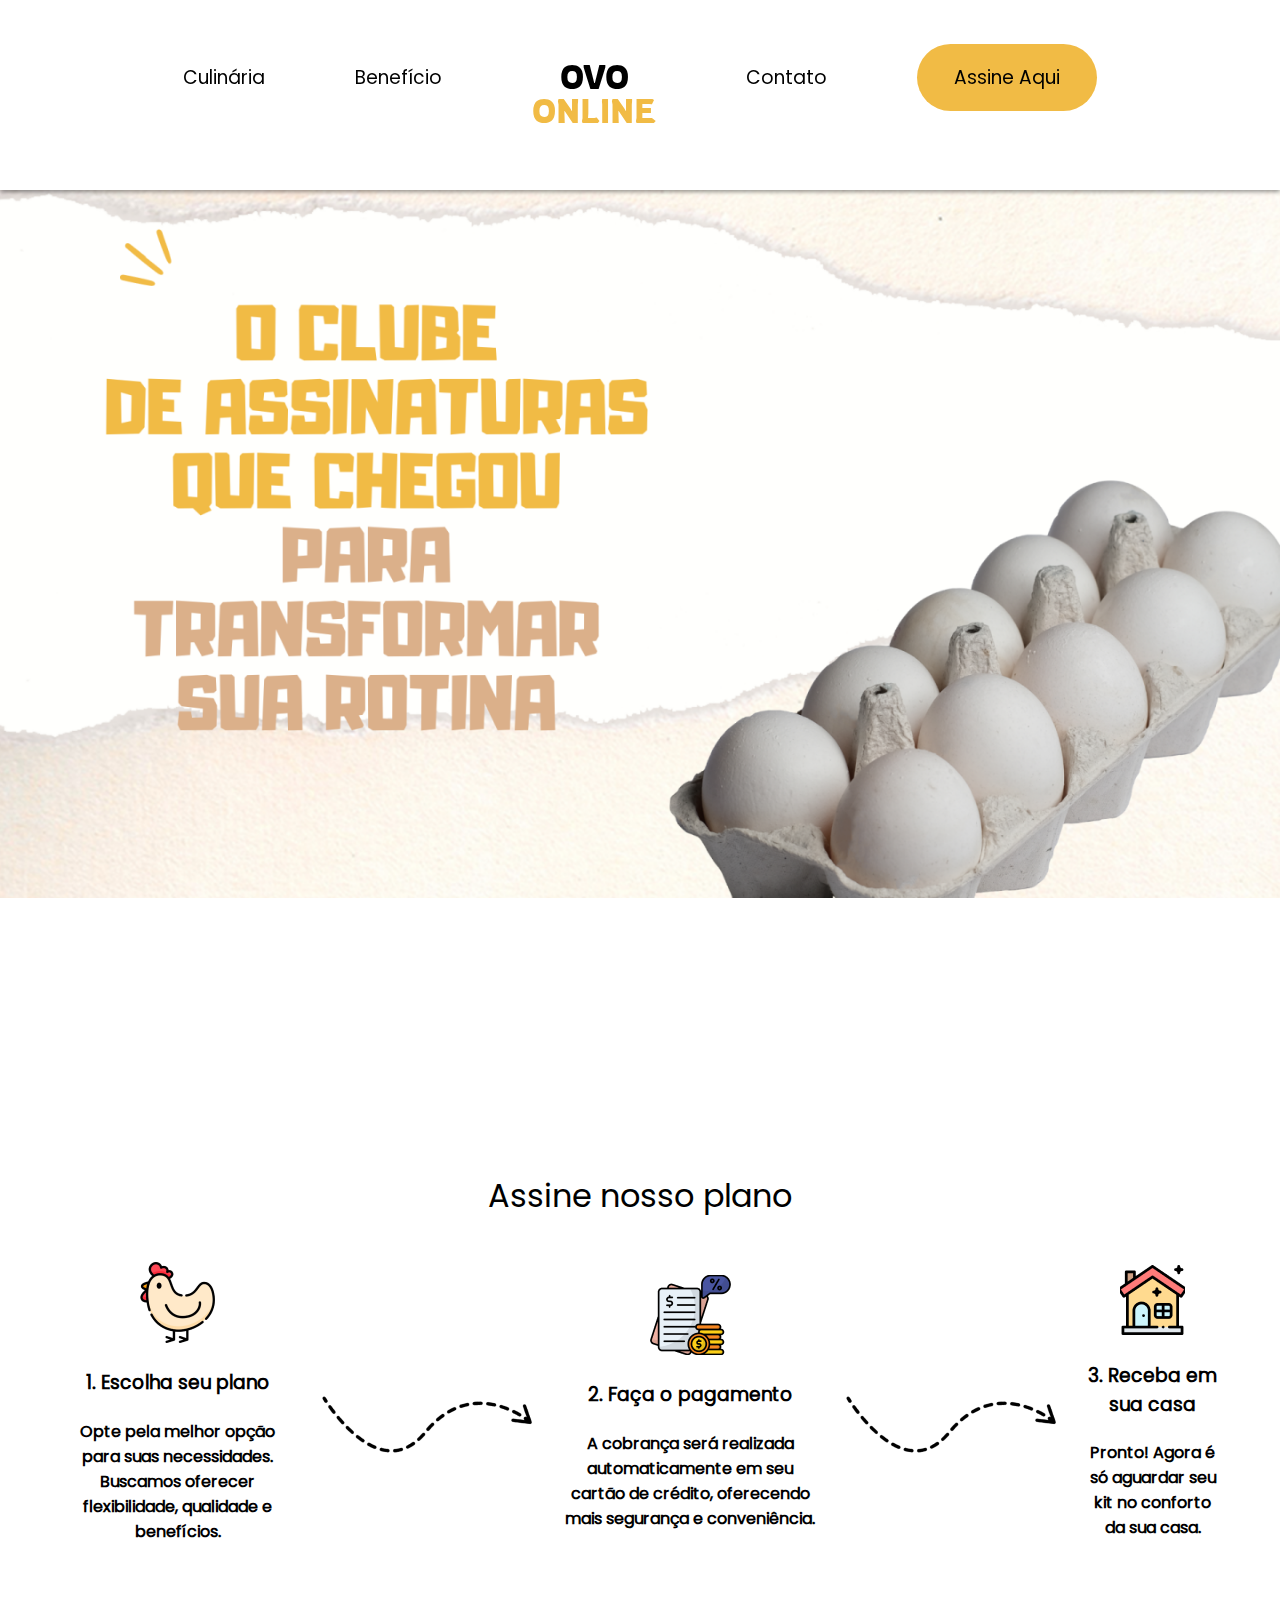
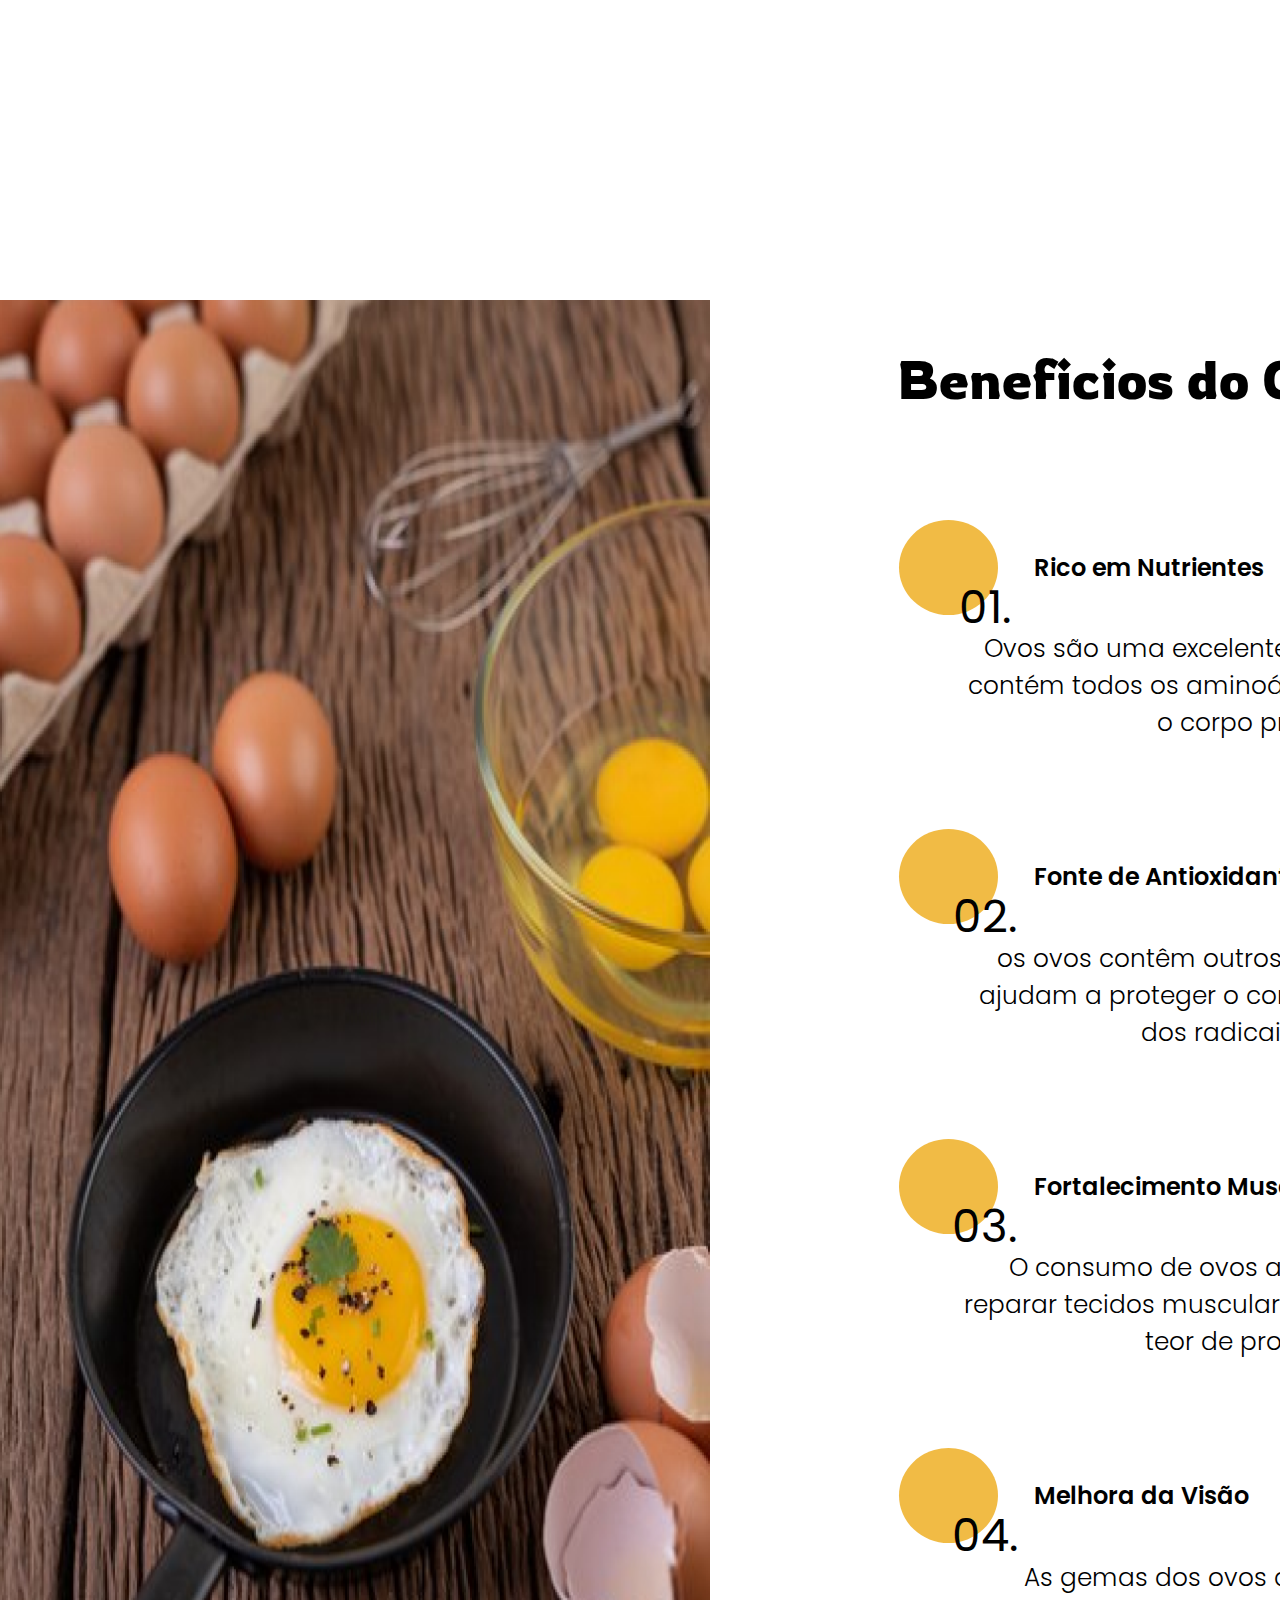
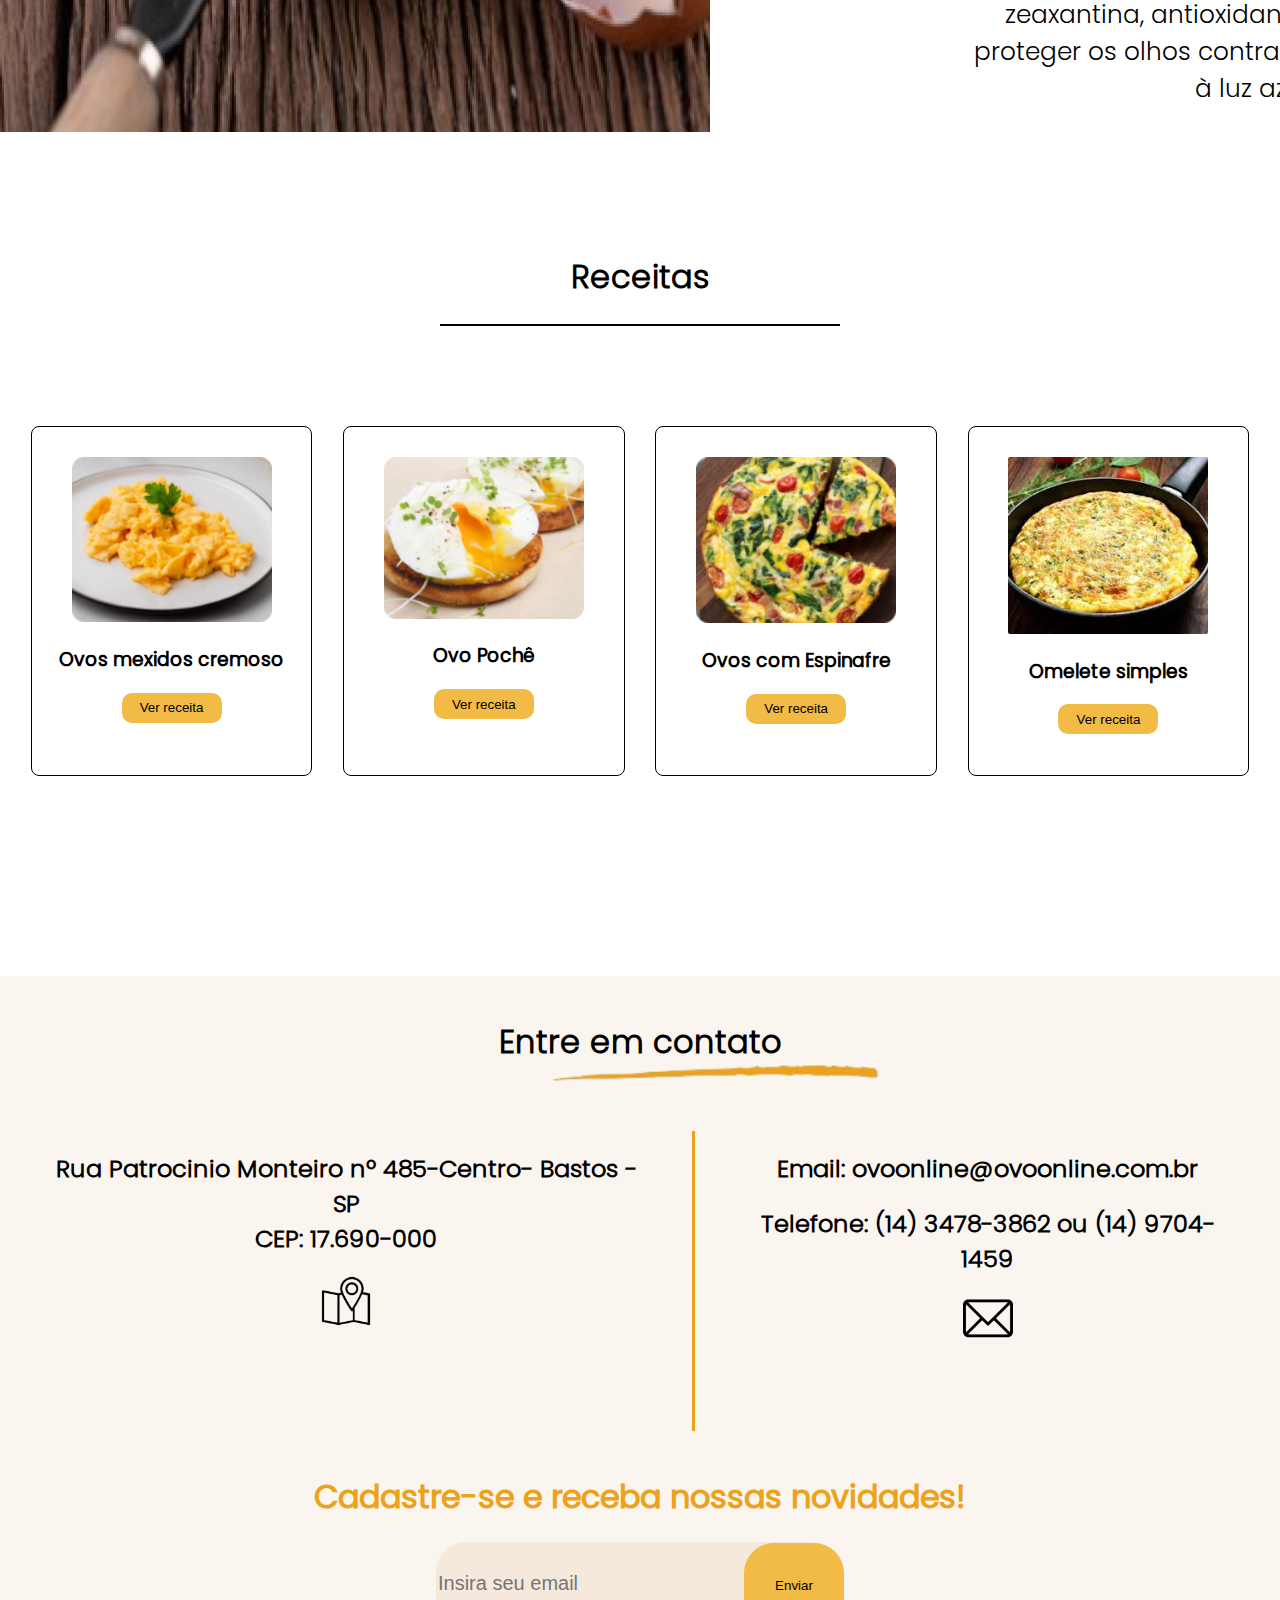
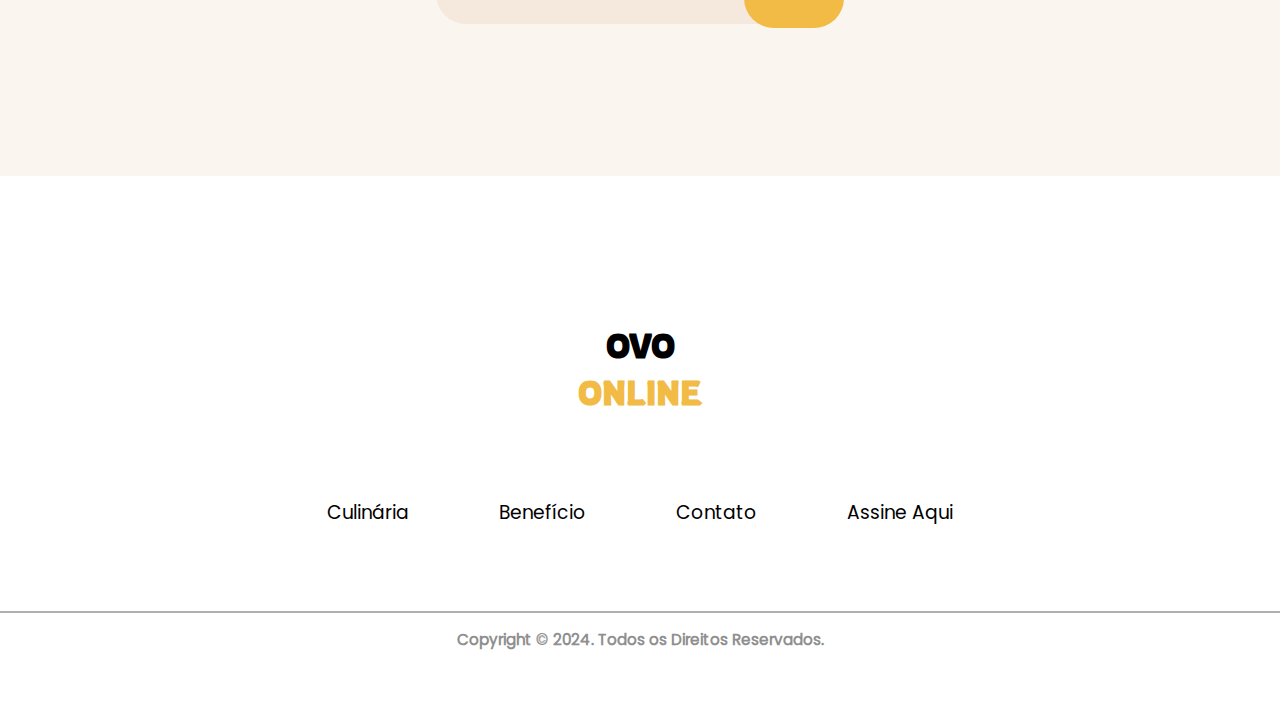
<file: index.html>
<!DOCTYPE html>
<html lang="pt-br">

<head>
    <meta charset="UTF-8">
    <meta name="viewport" content="width=device-width, initial-scale=1.0">
    <link rel="stylesheet" href="style.css">
    <link rel="icon" href="assets/logo.png">
    <title>Ovo Online</title>
</head>

<body>
    <header class="cbecalho">
        <div class="container">

            <div id="navegacao">
                <div>
                    <a href="#culinaria">
                        <h3>Culinária</h3>
                    </a>
                </div>
                <div>
                    <a href="#beneficio">
                        <h3>Benefício</h3>
                    </a>
                </div>

                <div class="titulo">
                    <h1 class="titulo-ovo">OVO </h1>
                    <H1 class="titulo-online">ONLINE</H1>
                </div>
                <div>
                    <a href="#contato">
                        <h3>Contato</h3>
                    </a>
                </div>
                <div class="assineAqui">
                    <a href="#assineAqui">
                        <h3>Assine Aqui</h3>
                    </a>
                </div>
            </div>
        </div>

    </header>
    <main>
        <div class="imagem-principal">
            <img src="assets/imagemPrincipal.png" alt="">
        </div>
<div id="assineAqui">
        <div class="nosso-plano">
            <h1>Assine nosso plano</h1>
        </div>
        <div class="planos">
            <div class="galinha">
                <img src="assets/galinha.png" alt="">
                <h3>1. Escolha seu plano </h3>
                <div class="galinha-texto">
                    <h4>Opte pela melhor opção para suas necessidades. Buscamos oferecer flexibilidade, qualidade e
                        benefícios.</h4>
                </div>
            </div>
            <div class="seta1">
                <img src="assets/seta.png" alt="">
            </div>
            <div class="pagamento">
                <img src="assets/pagamento.png" alt="">
                <h3>2. Faça o pagamento</h3>
                <h4>A cobrança será realizada automaticamente em seu cartão de crédito, oferecendo mais segurança e
                    conveniência.</h4>
            </div>
            <div class="seta2">
                <img src="assets/seta.png" alt="">
            </div>
            <div class="casa">
                <img src="assets/casa.png" alt="">
                <h3>3. Receba em sua casa </h3>
                <h4>Pronto! Agora é só aguardar seu kit no conforto da sua casa. </h4>
            </div>
        </div>
    </div>


        <div id="beneficio">
            <img src="assets/beneficio.png" alt="">

            <div class="todosOsBeneficios">
                <div class="div-titulo-beneficio">

                    <h2 class="titulo-beneficio">Beneficios do Ovo</h2>
                </div>
                <div class="beneficio-subtitulo">
                    <div class="circulo">
                        <p>01.</p>
                    </div>
                    <h2>Rico em Nutrientes</h2>

                </div>
                <div class="texto-beneficio">
                    <p>Ovos são uma excelente fonte de proteínas contém todos os aminoácidos essenciais que o corpo
                        precisa</p>
                </div>

                <div class="beneficio-subtitulo">
                    <div class="circulo">
                        <p>02.</p>
                    </div>
                    <h2>Fonte de Antioxidantes</h2>
                </div>
                <div class="texto-beneficio">
                    <p> os ovos contêm outros antioxidantes que ajudam a proteger o corpo contra os danos dos
                        radicais livres.</p>
                </div>

                <div class="beneficio-subtitulo">
                    <div class="circulo">
                        <p>03.</p>
                    </div>
                    <h2>Fortalecimento Muscular</h2>
                </div>
                <div class="texto-beneficio">
                    <p> O consumo de ovos ajuda a construir e reparar tecidos musculares devido ao seu alto teor de
                        proteínas.</p>
                </div>

                <div class="beneficio-subtitulo">
                    <div class="circulo">
                        <p>04.</p>
                    </div>
                    <h2>Melhora da Visão</h2>

                </div>
                <div class="texto-beneficio">
                    <p>As gemas dos ovos contêm luteína e zeaxantina, antioxidantes que ajudam a proteger os olhos
                        contra danos relacionados à luz azul.</p>
                </div>
            </div>
        </div>

       <div id="culinaria">
            <div class="titulo-receita">
                <h1>Receitas</h1>
            </div>
            <div class="receitas-container">
                <div class="receita" id="teste">
                    <img src="assets/ovo-mexido.png" alt="" >
                    <h3>Ovos mexidos cremoso</h3>
                    <a href ="ovos-cremoso.html">
                    <button>Ver receita</button></a>
                </div>
                <div class="receita" id="teste">
                    <img src="assets/ovo-poche.png" alt="" >
                    <h3>Ovo Pochê</h3>
                    <a href="ovo-poche.html">
                    <button>Ver receita</button></a>
                </div>
                <div class="receita" id="teste">
                    <img src="assets/ovo-forno.png" alt="" >
                    <h3>Ovos com Espinafre</h3>
                    <a href="ovo-espinafre.html">
                    <button>Ver receita</button></a>
                </div>
                <div class="receita" id="teste">
                    <img src="assets/omelete.png" alt="" >
                    <h3>Omelete simples</h3>
                    <a href="omelete.html">
                    <button>Ver receita</button></a>
                </div>
                
            </div>
        </div> 

        



        <!--CONTATO-->
<div id="contato">
        <div class="contato">
            <div class="titulo-contato">
                <h1>Entre em contato</h1>
            </div>
            <div class="img-contato">
                <img src="assets/contato.png" alt="">
            </div>
            <div class="contato-container">
                <div class="endereco-contato">
                    <h2>Rua Patrocinio Monteiro nº 485-Centro- Bastos - SP <br> CEP: 17.690-000</h2>
                    <img src="assets/mapa.png" alt="" class="mapa">
                </div>
                <div class="linha-contato"></div>
                <div class="email-contato">
                    <h2>Email: ovoonline@ovoonline.com.br</h2>
                    <h2>Telefone: (14) 3478-3862 ou (14) 9704-1459</h2>
                    <img src="assets/email.png" class="mapa" alt="">
                </div>
            </div>


            <div class="cadastre-contato">
                <h1>Cadastre-se e receba nossas novidades!</h1>
            </div>
            <div class="retangulo-contato">
                <div class="email-form">
                    <input type="text" placeholder="Insira seu email">
                    <button class="button-email">Enviar</button>
                </div>
            </div>
        </div>
    </div>
    </main>

    <footer>
        <div class="rodape">
        <div class="titulo-rodape">
            <h1 class="titulo-ovorodape">OVO </h1>
            <H1 class="titulo-onlinerodape">ONLINE</H1>
        </div> 
        <div id="navegacao">
            <div>
                <a href="#culinaria">
                    <h3>Culinária</h3>
                </a>
            </div>
            <div>
                <a href="#beneficio">
                    <h3>Benefício</h3>
                </a>
            </div>
            <div>
                <a href="#contato">
                    <h3>Contato</h3>
                </a>
            </div>
            <div class="assineAqui-rodape">
                <a href="#assineAqui">
                    <h3>Assine Aqui</h3>
                </a>
            </div>
            
    </div>
    <div class="linha-total">
    <div class="linha-rodape">
    </div>
<div class="copy-rodape">
    <h3>Copyright © 2024. Todos os Direitos Reservados.</h3>
</div></div>
    </footer>


</body>

</html>
</file>
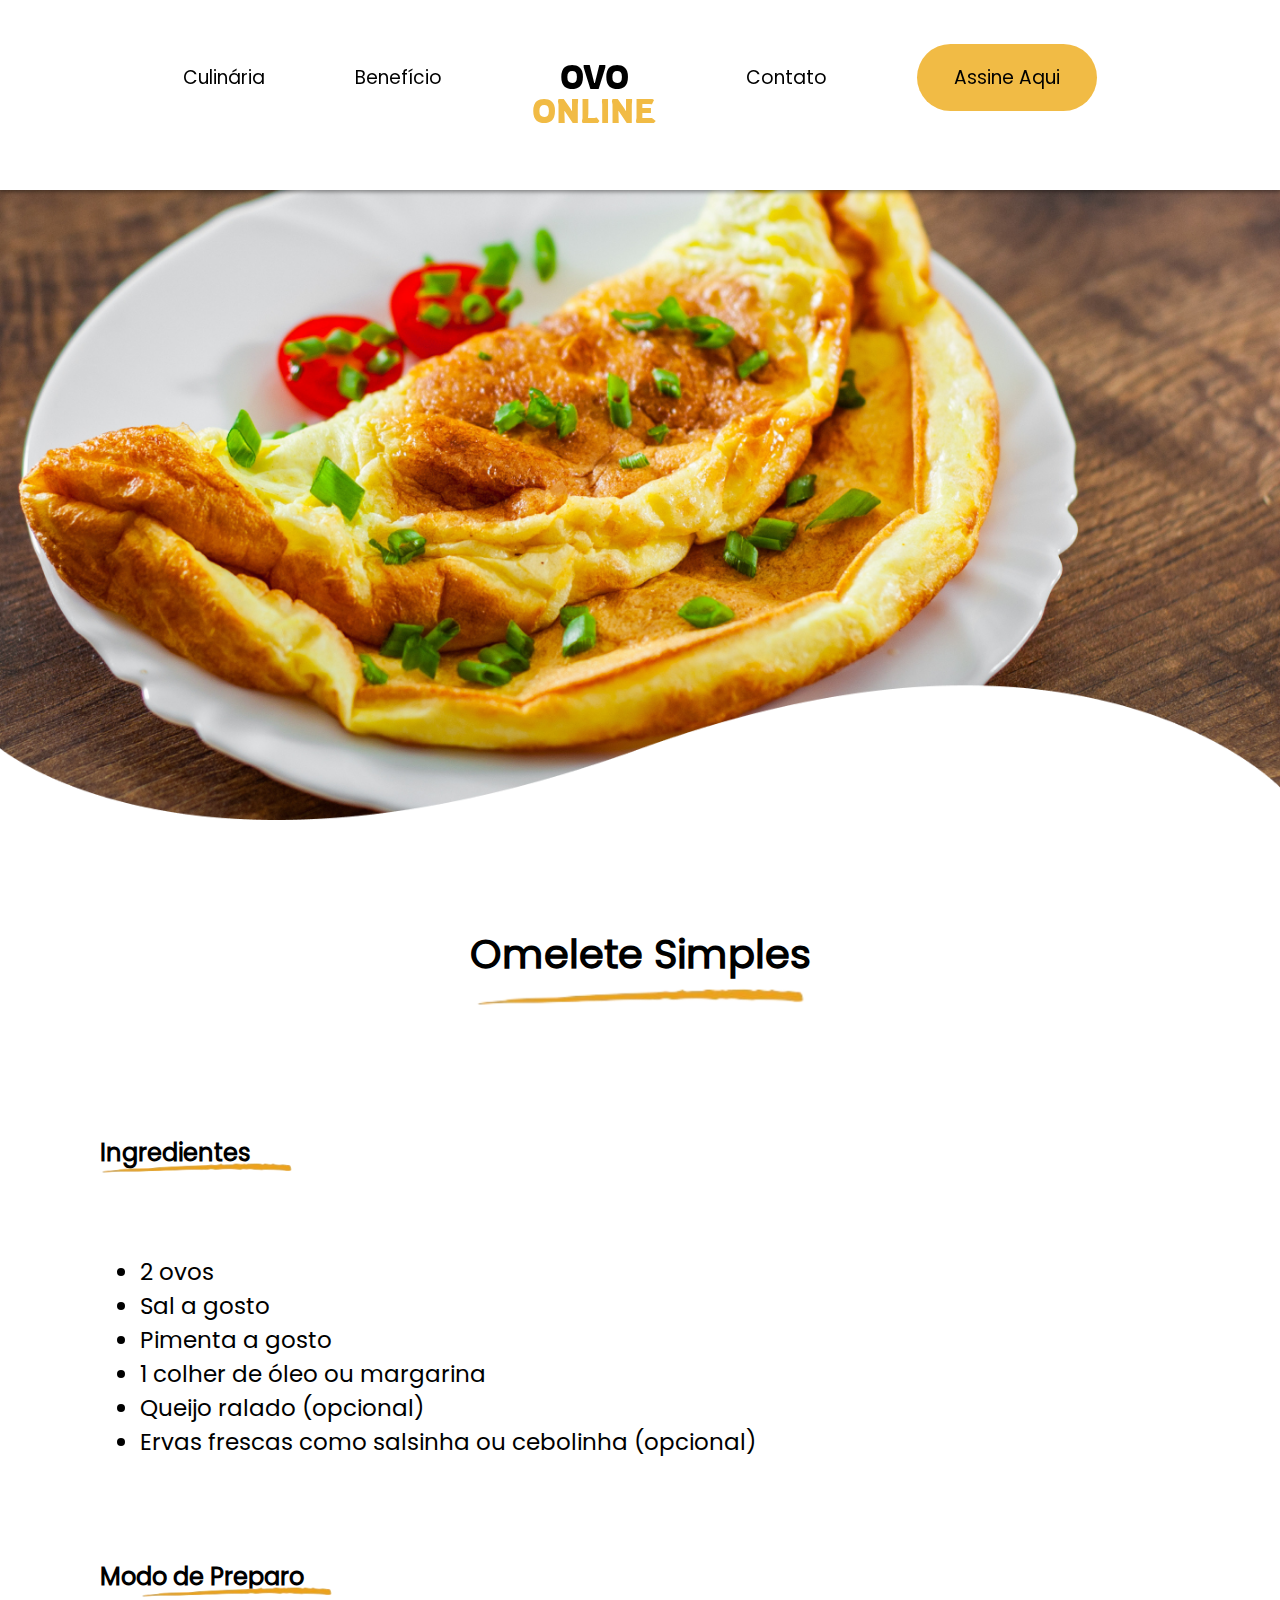
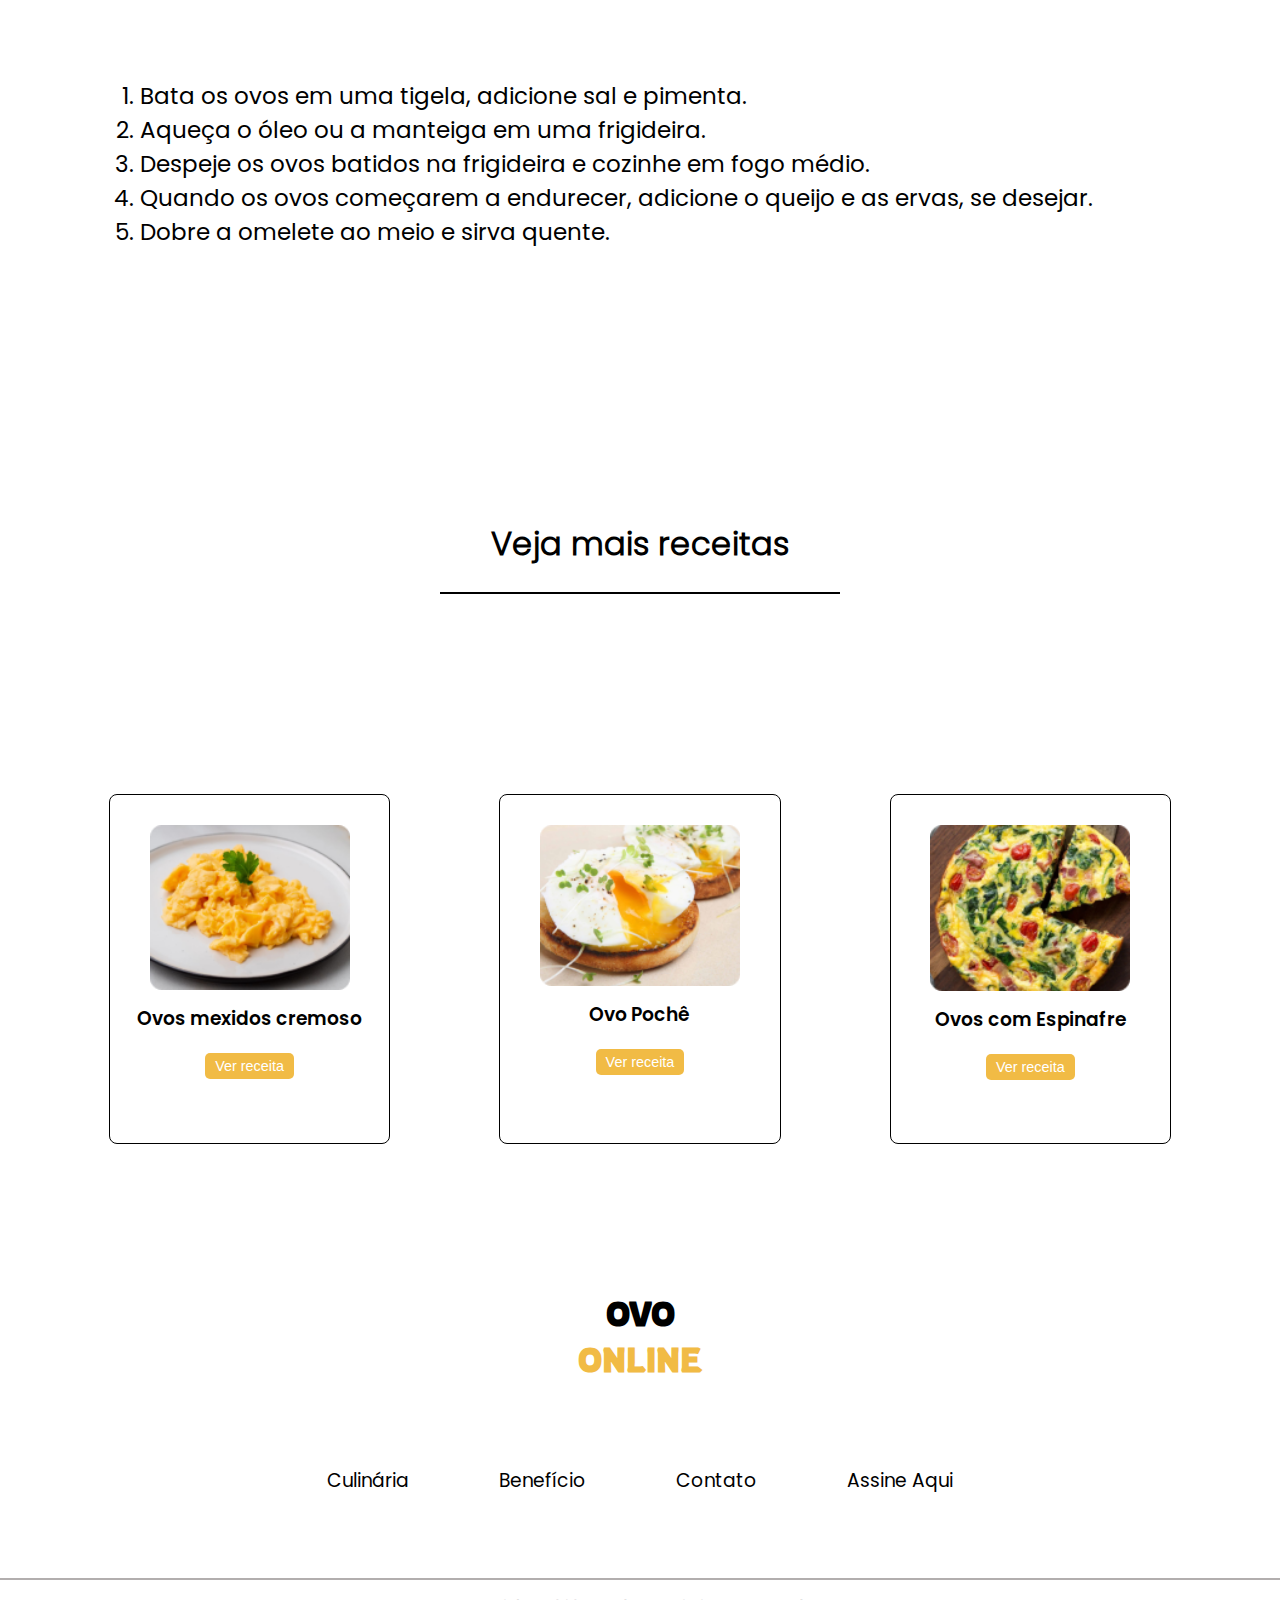
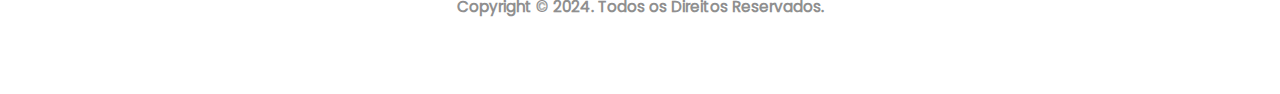
<file: omelete.html>
<!DOCTYPE html>
<html lang="pt-br">

<head>
    <meta charset="UTF-8">
    <meta name="viewport" content="width=device-width, initial-scale=1.0">
    <link rel="stylesheet" href="style1.css">
    <link rel="icon" href="assets/logo.png">
    <title>Ovo Online</title>
</head>

<body>
    <header class="cbecalho">
        <div class="container">

            <div id="navegacao">
                <div>
                    <a href="index.html">
                        <h3>Culinária</h3>
                    </a>
                </div>
                <div>
                    <a href="index.html">
                        <h3>Benefício</h3>
                    </a>
                </div>

                <div class="titulo">
                    <a href="index.html">
                        <h1 class="titulo-ovo">OVO </h1>
                        <H1 class="titulo-online">ONLINE</H1>
                    </a>
                </div>
                <div>
                    <a href="index.html">
                        <h3>Contato</h3>
                    </a>
                </div>
                <div class="assineAqui">
                    <a href="index.html">
                        <h3>Assine Aqui</h3>
                    </a>
                </div>
            </div>
        </div>

    </header>
    <main>
        <div class="imagem-principal">
            <img src="assets/omelete-simples.png" alt="">
        </div>
        <div class="ovos-h1">
            <h1>Omelete Simples</h1>
        </div>
        <div class="ovos-cremosos">
            <img src="assets/contato.png" alt="">
        </div>
        <div class="ingredientes">
            <h2>Ingredientes</h2>
            <div class="ingredientes-ovos">
                <img src="assets/ingredientes.png" alt="">
            </div>
            <div class="lista">
                <ul>
                    <li>2 ovos</li>
                    <li>Sal a gosto</li>
                    <li>Pimenta a gosto</li>
                    <li>1 colher de óleo ou margarina </li>
                    <li>Queijo ralado (opcional)</li>
                    <li>Ervas frescas como salsinha ou cebolinha (opcional)</li>
                
                </ul>
            </div>
        </div>

        <div class="modo-preparo">
            <h2>Modo de Preparo</h2>
            <div class="modo-de-preparo">
                <img src="assets/ingredientes.png" alt="">
            </div>
            <div class="lista-modo">
                <ol>
                    <li>Bata os ovos em uma tigela, adicione sal e pimenta.</li>
                    <li>Aqueça o óleo ou a manteiga em uma frigideira.</li>
                    <li>Despeje os ovos batidos na frigideira e cozinhe em fogo médio.</li>
                    <li>Quando os ovos começarem a endurecer, adicione o queijo e as ervas, se desejar.</li>
                    <li>Dobre a omelete ao meio e sirva quente.
                    </li>
                </ol>
            </div>
        </div>

        <div id="culinaria">
            <div class="titulo-receita">
                <h1>Veja mais receitas</h1>
            </div>
            <div class="receitas-container">
                <div class="receita" id="teste">
                    <img src="assets/ovo-mexido.png" alt="">
                    <h3>Ovos mexidos cremoso</h3>
                    <a href="ovos-cremoso.html">
                        <button>Ver receita</button></a>
                </div>
                <div class="receita" id="teste">
                    <img src="assets/ovo-poche.png" alt="">
                    <h3>Ovo Pochê</h3>
                    <a href="ovo-poche.html">
                        <button>Ver receita</button></a>
                </div>
                <div class="receita" id="teste">
                    <img src="assets/ovo-forno.png" alt="">
                    
                        <h3>Ovos com Espinafre</h3>
                        <a href="ovo-espinafre.html">
                        <button>Ver receita</button>
                    </a>
                </div>
            </div>
        </div>



        <footer>
            <div class="rodape">
                <div class="titulo-rodape">
                    <h1 class="titulo-ovorodape">OVO </h1>
                    <H1 class="titulo-onlinerodape">ONLINE</H1>
                </div>
                <div id="navegacao">
                    <div>
                        <a href="index.html">
                            <h3>Culinária</h3>
                        </a>
                    </div>
                    <div>
                        <a href="index.html">
                            <h3>Benefício</h3>
                        </a>
                    </div>
                    <div>
                        <a href="index.html">
                            <h3>Contato</h3>
                        </a>
                    </div>
                    <div class="assineAqui-rodape">
                        <a href="index.html">
                            <h3>Assine Aqui</h3>
                        </a>
                    </div>

                </div>
                <div class="linha-total">
                    <div class="linha-rodape">
                    </div>
                    <div class="copy-rodape">
                        <h3>Copyright © 2024. Todos os Direitos Reservados.</h3>
                    </div>
                </div>
        </footer>


       
            
        </body>
        </html>
</file>
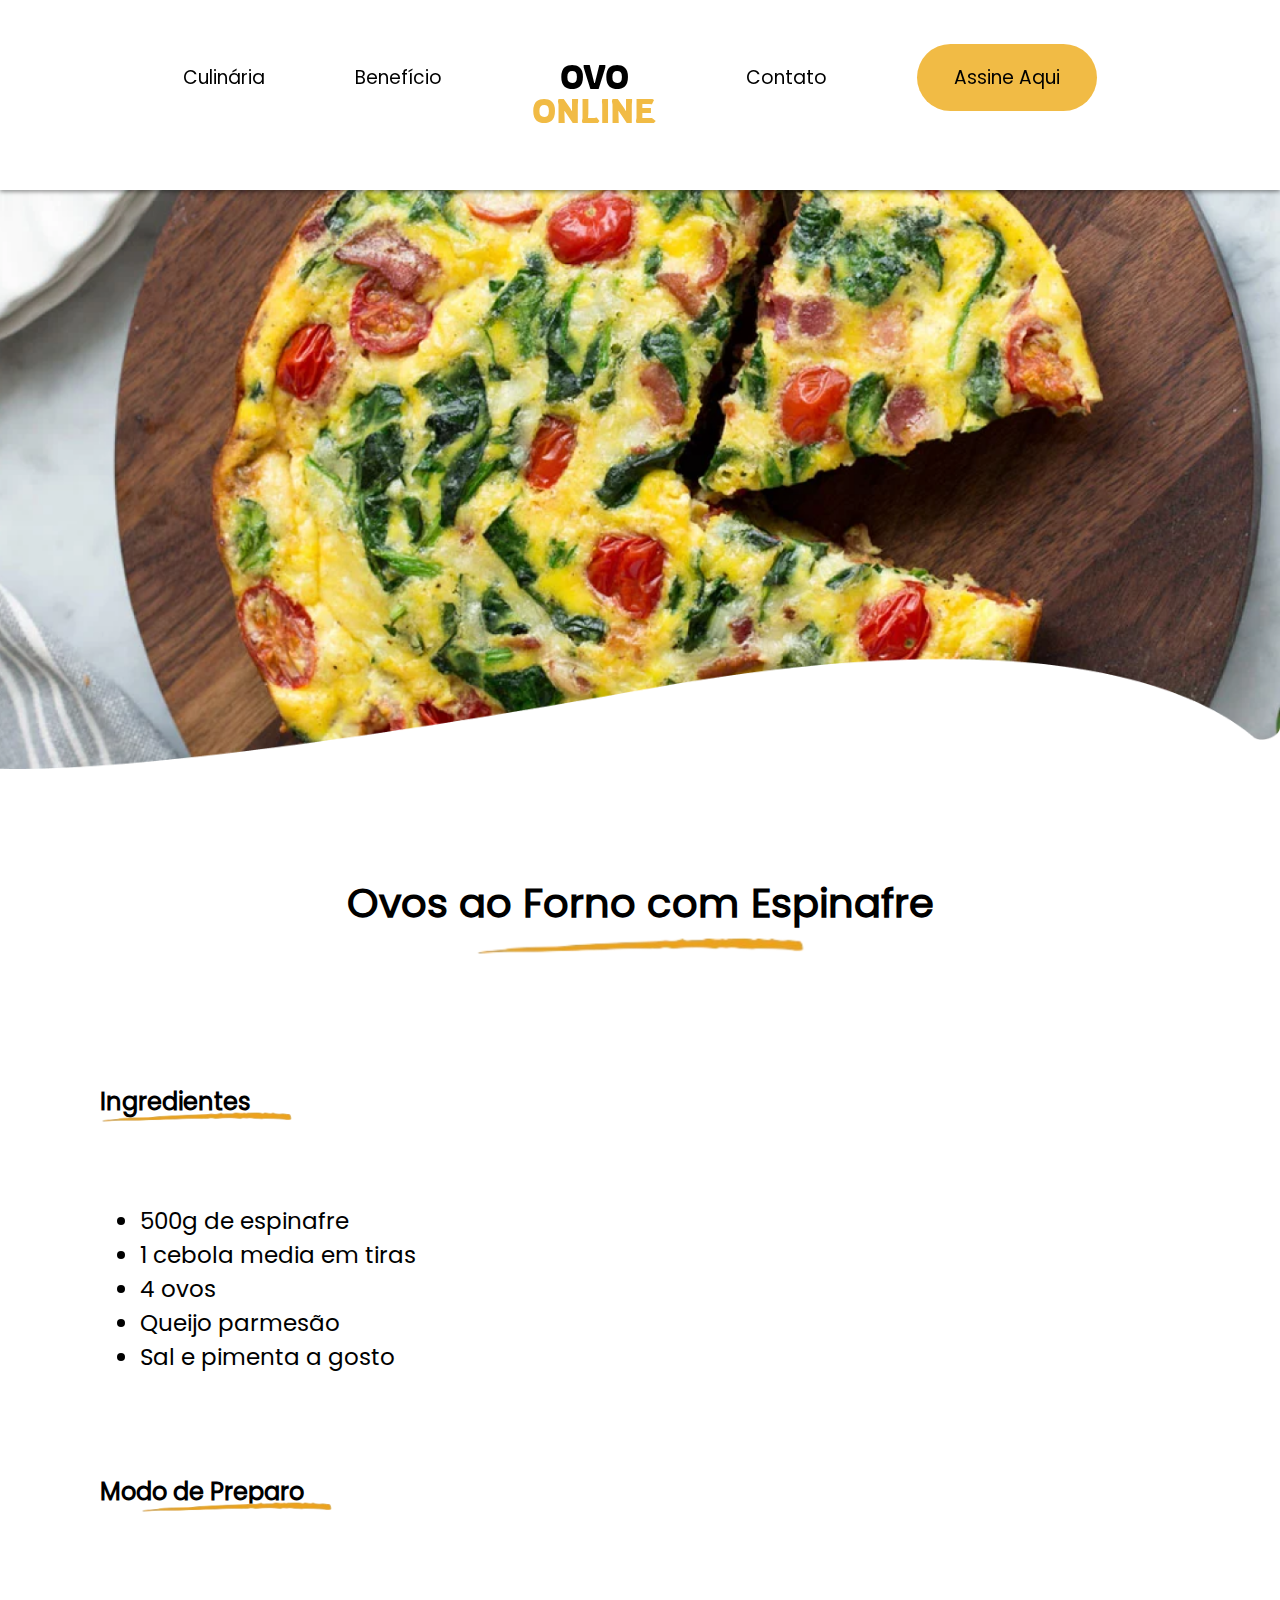
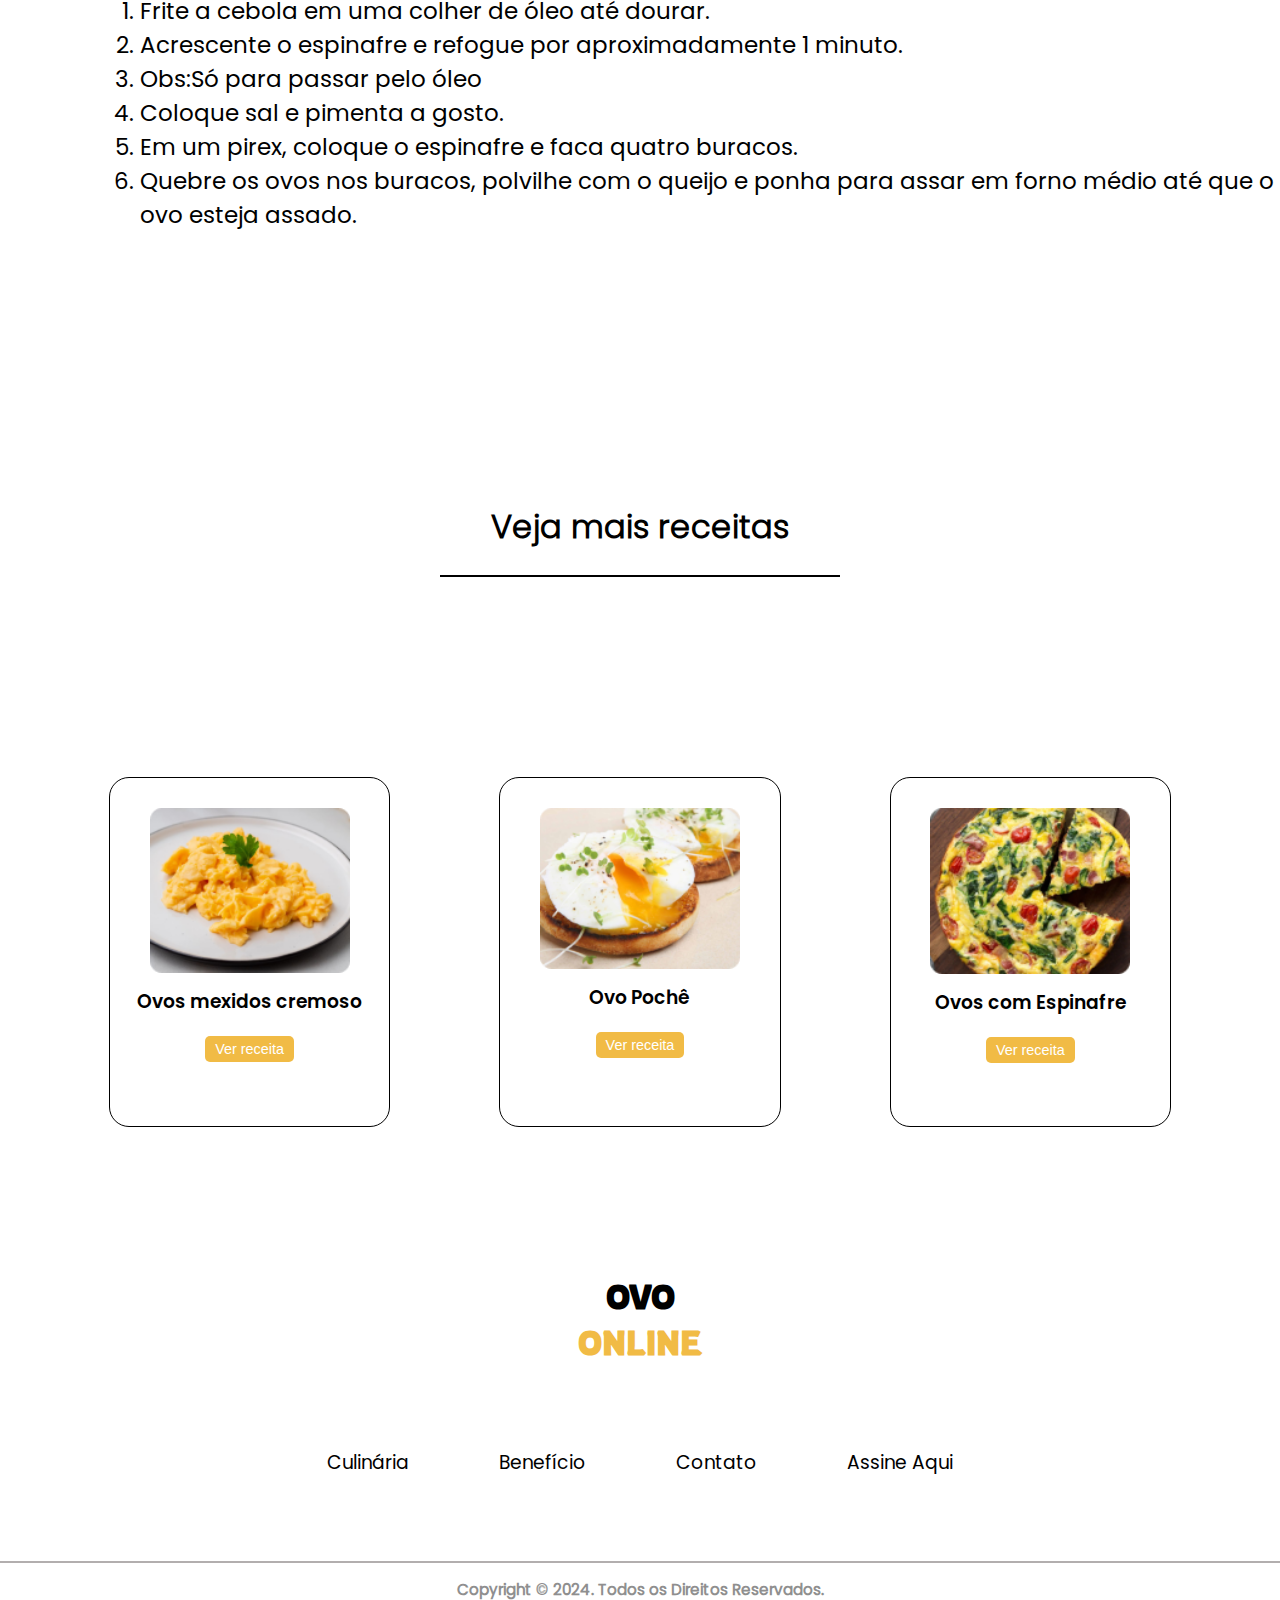
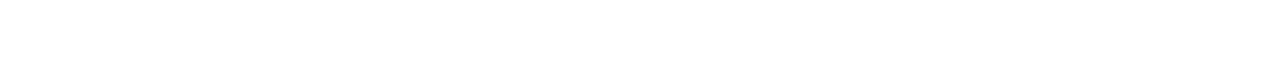
<file: ovo-espinafre.html>
<!DOCTYPE html>
<html lang="pt-br">

<head>
    <meta charset="UTF-8">
    <meta name="viewport" content="width=device-width, initial-scale=1.0">
    <link rel="stylesheet" href="style1.css">
    <link rel="icon" href="assets/logo.png">
    <title>Ovo Online</title>
</head>

<body>
    <header class="cbecalho">
        <div class="container">

            <div id="navegacao">
                <div>
                    <a href="index.html">
                        <h3>Culinária</h3>
                    </a>
                </div>
                <div>
                    <a href="index.html">
                        <h3>Benefício</h3>
                    </a>
                </div>

                <div class="titulo">
                    <a href="index.html">
                        <h1 class="titulo-ovo">OVO </h1>
                        <H1 class="titulo-online">ONLINE</H1>
                    </a>
                </div>
                <div>
                    <a href="index.html">
                        <h3>Contato</h3>
                    </a>
                </div>
                <div class="assineAqui">
                    <a href="index.html">
                        <h3>Assine Aqui</h3>
                    </a>
                </div>
            </div>
        </div>

    </header>
    <main>
        <div class="imagem-principal">
            <img src="assets/espinafre.png" alt="">
        </div>
        <div class="ovos-h1">
            <h1>Ovos ao Forno com Espinafre </h1>
        </div>
        <div class="ovos-cremosos">
            <img src="assets/contato.png" alt="">
        </div>
        <div class="ingredientes">
            <h2>Ingredientes</h2>
            <div class="ingredientes-ovos">
                <img src="assets/ingredientes.png" alt="">
            </div>
            <div class="lista">
                <ul>
                    <li>500g de espinafre</li>
                    <li>1 cebola media em tiras</li>
                    <li>4 ovos</li>
                    <li>Queijo parmesão</li>
                    <li>Sal e pimenta a gosto</li>
                </ul>
            </div>
        </div>

        <div class="modo-preparo">
            <h2>Modo de Preparo</h2>
            <div class="modo-de-preparo">
                <img src="assets/ingredientes.png" alt="">
            </div>
            <div class="lista-modo">
                <ol>
                    <li>Frite a cebola em uma colher de óleo até dourar.</li>
                    <li>Acrescente o espinafre e refogue por aproximadamente 1 minuto.</li>
                    <li>Obs:Só para passar pelo óleo</li>
                    <li>Coloque sal e pimenta a gosto.</li>
                    <li>Em um pirex, coloque o espinafre e faca quatro buracos.</li>
                    <li>Quebre os ovos nos buracos, polvilhe com o queijo e ponha para assar em forno médio até que o
                        ovo esteja assado.</li>
                </ol>
            </div>
        </div>

        <div id="culinaria">
            <div class="titulo-receita">
                <h1>Veja mais receitas</h1>
            </div>
            <div class="receitas-container">
                <div class="receita">
                    <img src="assets/ovo-mexido.png" alt="">
                    <h3>Ovos mexidos cremoso</h3>
                    <a href="ovos-cremoso.html">
                        <button>Ver receita</button></a>
                </div>
                <div class="receita">
                    <img src="assets/ovo-poche.png" alt="">
                    <h3>Ovo Pochê</h3>
                    <a href="ovo-poche.html">
                        <button>Ver receita</button></a>
                </div>
                <div class="receita">
                    <img src="assets/ovo-forno.png" alt="">
                    
                        <h3>Ovos com Espinafre</h3>
                        <a href="ovo-espinafre.html">
                        <button>Ver receita</button>
                    </a>
                </div>
            </div>
        </div>



        <footer>
            <div class="rodape">
                <div class="titulo-rodape">
                    <h1 class="titulo-ovorodape">OVO </h1>
                    <H1 class="titulo-onlinerodape">ONLINE</H1>
                </div>
                <div id="navegacao">
                    <div>
                        <a href="index.html">
                            <h3>Culinária</h3>
                        </a>
                    </div>
                    <div>
                        <a href="index.html">
                            <h3>Benefício</h3>
                        </a>
                    </div>
                    <div>
                        <a href="index.html">
                            <h3>Contato</h3>
                        </a>
                    </div>
                    <div class="assineAqui-rodape">
                        <a href="index.html">
                            <h3>Assine Aqui</h3>
                        </a>
                    </div>

                </div>
                <div class="linha-total">
                    <div class="linha-rodape">
                    </div>
                    <div class="copy-rodape">
                        <h3>Copyright © 2024. Todos os Direitos Reservados.</h3>
                    </div>
                </div>
        </footer>


       
            
        </body>
        </html>
</file>
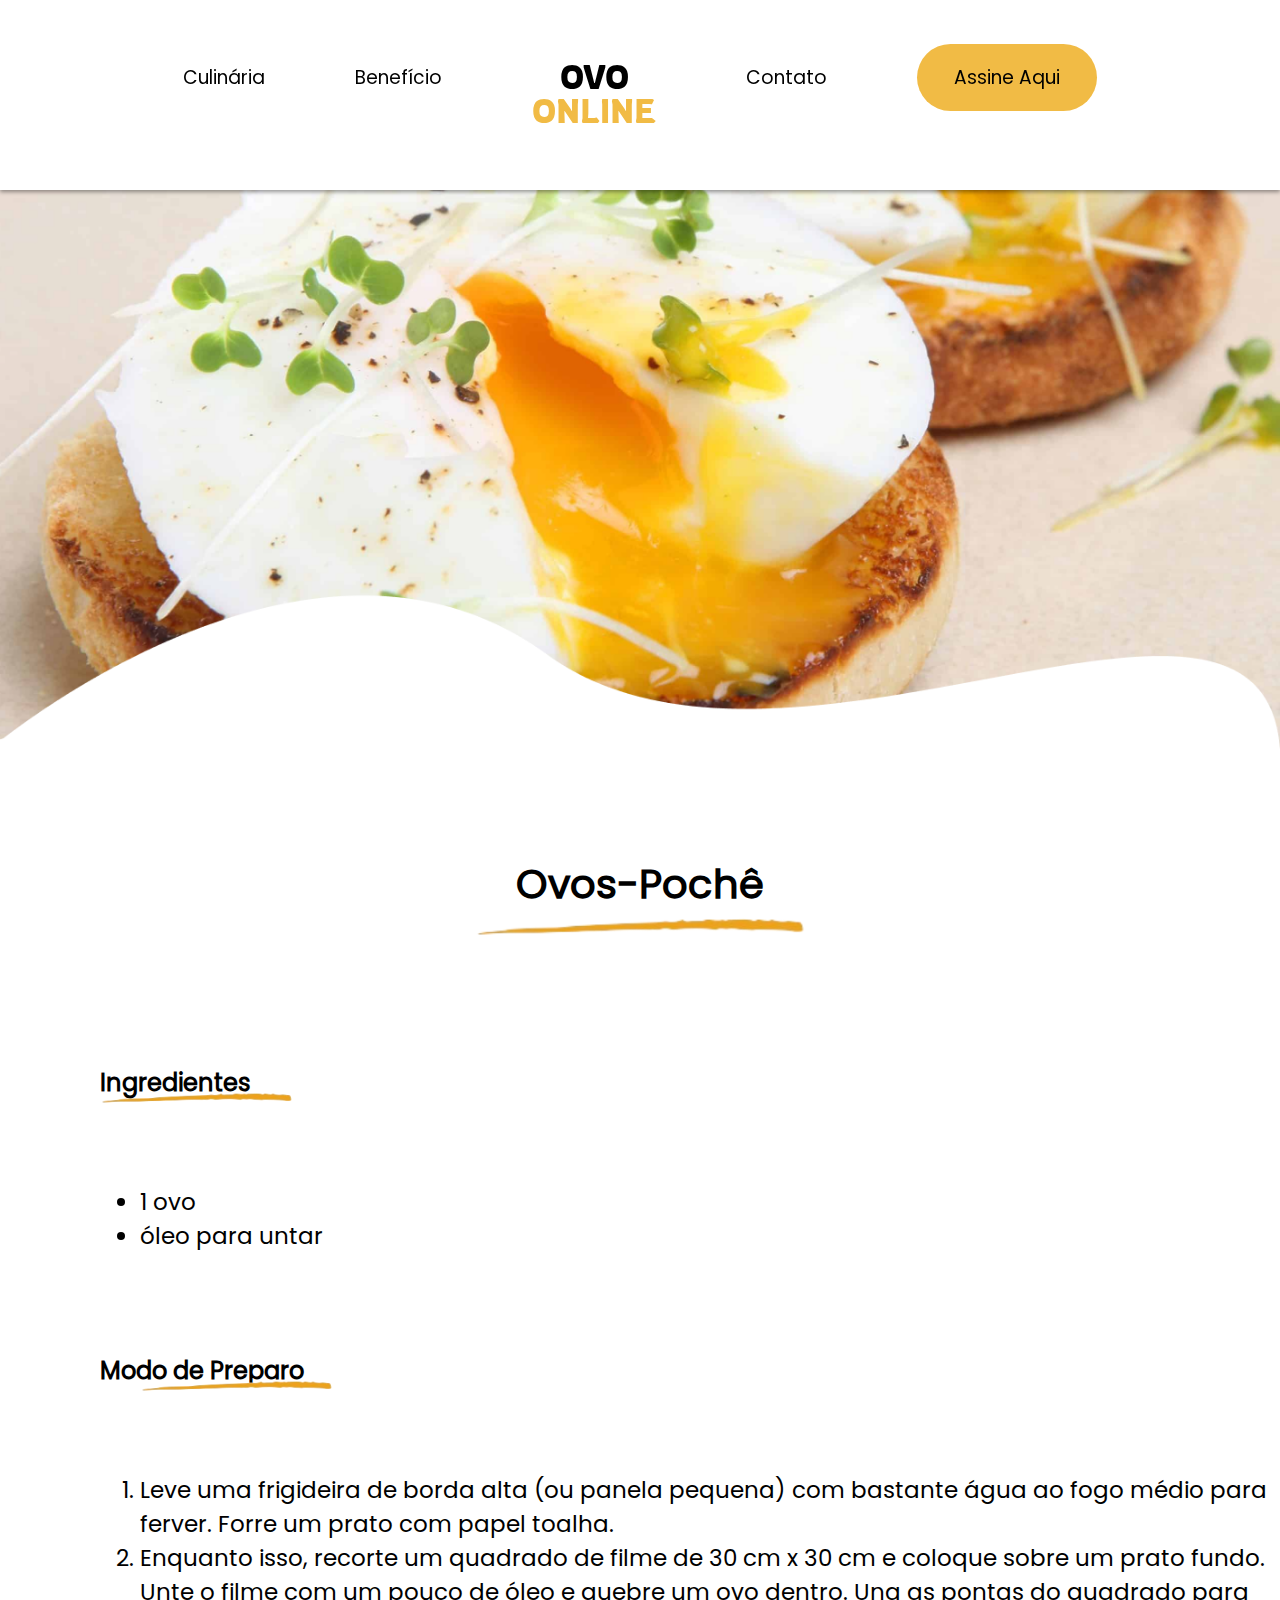
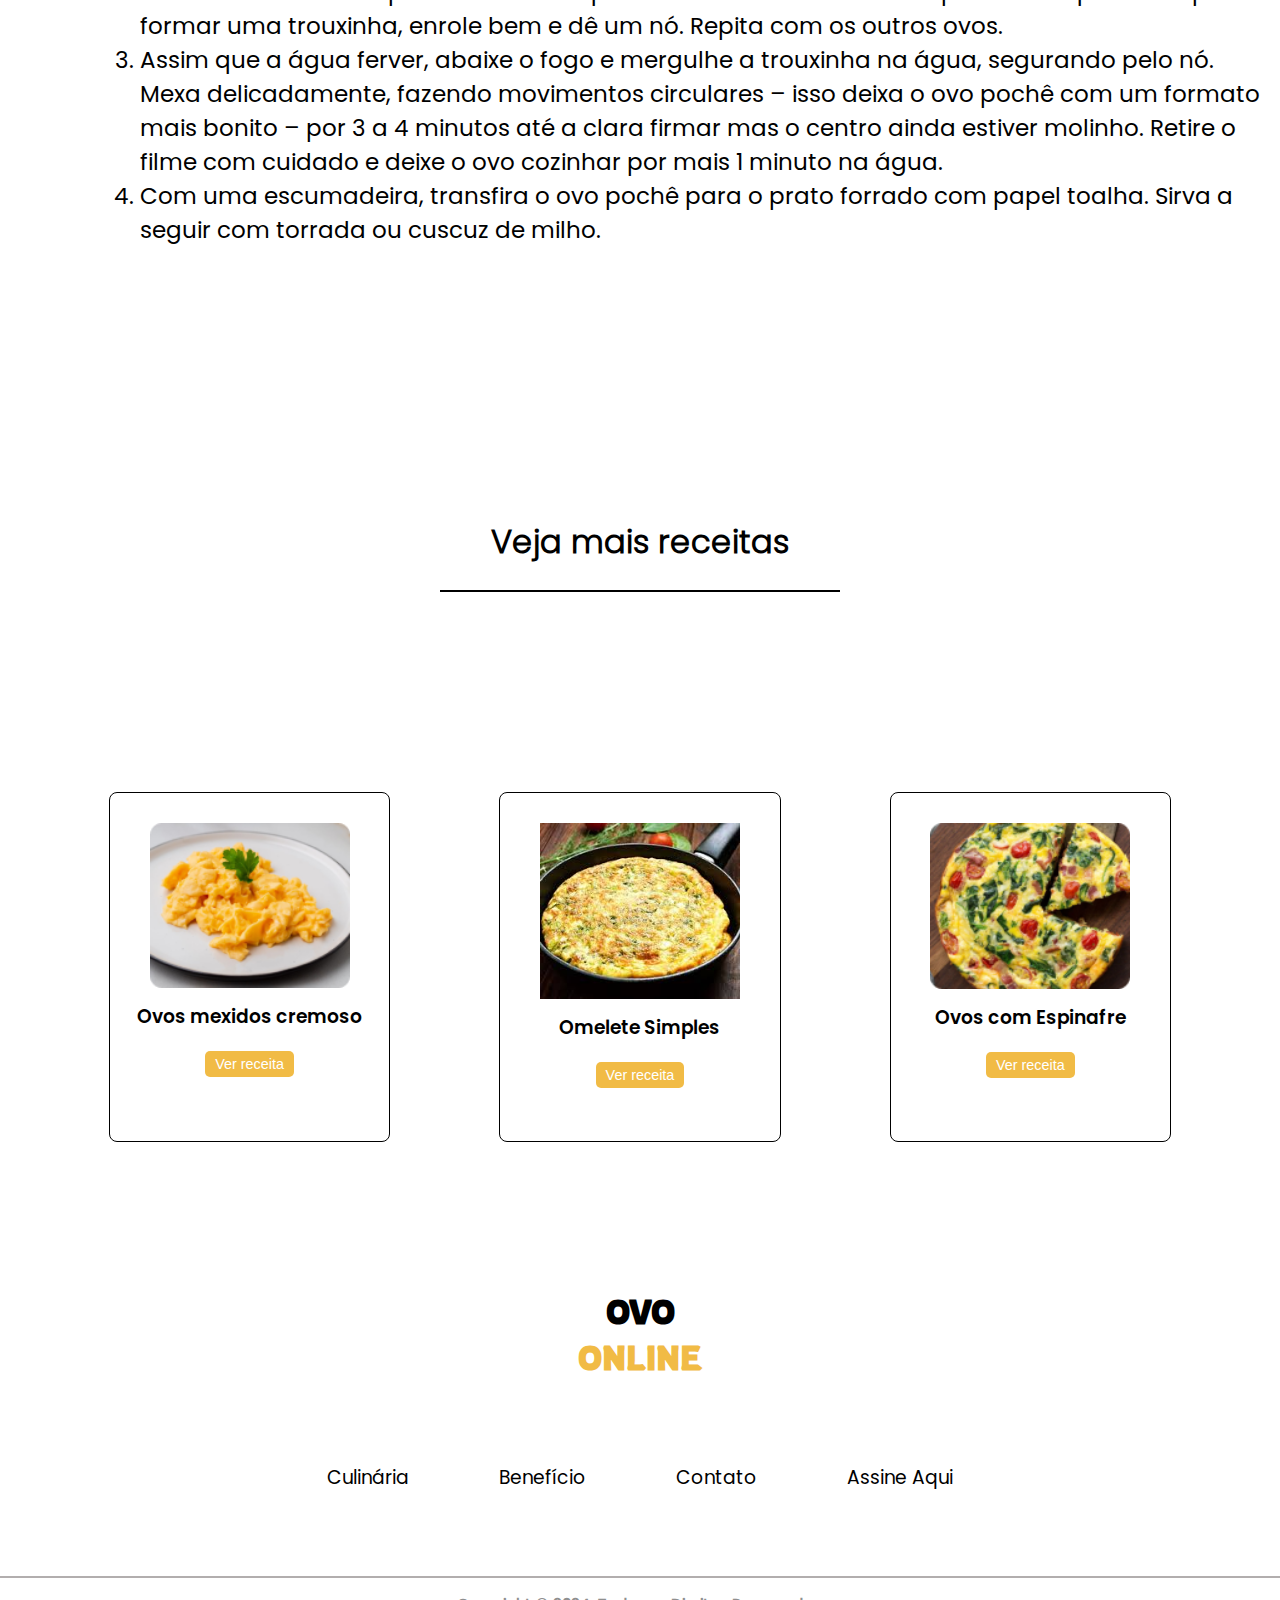
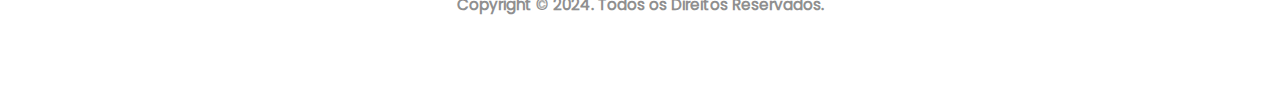
<file: ovo-poche.html>
<!DOCTYPE html>
<html lang="pt-br">

<head>
    <meta charset="UTF-8">
    <meta name="viewport" content="width=device-width, initial-scale=1.0">
    <link rel="stylesheet" href="style1.css">
    <link rel="icon" href="assets/logo.png">
    <title>Ovo Online</title>
</head>

<body>
    <header class="cbecalho">
        <div class="container">

            <div id="navegacao">
                <div>
                    <a href="index.html">
                        <h3>Culinária</h3>
                    </a>
                </div>
                <div>
                    <a href="index.html">
                        <h3>Benefício</h3>
                    </a>
                </div>
               
                    <div class="titulo">
                        <a href="index.html">
                        <h1 class="titulo-ovo">OVO </h1>
                        <H1 class="titulo-online">ONLINE</H1>
                    </a>
                    </div>
                <div>
                    <a href="index.html">
                        <h3>Contato</h3>
                    </a>
                </div>
                <div class="assineAqui">
                    <a href="index.html">
                        <h3>Assine Aqui</h3>
                    </a>
                </div>
            </div>
        </div>

    </header>
    <main>
        <div class="imagem-principal">
            <img src="assets/ovo-poch1.png" alt="">
        </div>
        <div class="ovos-h1">
            <h1>Ovos-Pochê</h1>
        </div>
        <div class="ovos-cremosos">
            <img src="assets/contato.png" alt="">
        </div>
        <div class="ingredientes">
            <h2>Ingredientes</h2>
        <div class="ingredientes-ovos">
            <img src="assets/ingredientes.png" alt="">
        </div> 
        <div class="lista">
            <ul>
                <li>1 ovo</li>
                <li>óleo para untar</li>
            </ul>
        </div>
    </div>

    <div class="modo-preparo">
        <h2>Modo de Preparo</h2>
        <div class="modo-de-preparo">
            <img src="assets/ingredientes.png" alt="">
        </div>
        <div class="lista-modo">
            <ol>
                <li>Leve uma frigideira de borda alta (ou panela pequena) com bastante água ao fogo médio para ferver. Forre um prato com papel toalha.</li>
                <li>Enquanto isso, recorte um quadrado de filme de 30 cm x 30 cm e coloque sobre um prato fundo. Unte o filme com um pouco de óleo e quebre um ovo dentro. Una as pontas do quadrado para formar uma trouxinha, enrole bem e dê um nó. Repita com os outros ovos.</li>
                <li>Assim que a água ferver, abaixe o fogo e mergulhe a trouxinha na água, segurando pelo nó. Mexa delicadamente, fazendo movimentos circulares – isso deixa o ovo pochê com um formato mais bonito – por 3 a 4 minutos até a clara firmar mas o centro ainda estiver molinho. Retire o filme com cuidado e deixe o ovo cozinhar por mais 1 minuto na água.</li>
                <li>Com uma escumadeira, transfira o ovo pochê para o prato forrado com papel toalha. Sirva a seguir com torrada ou cuscuz de milho.</li>
            </ol>
        </div>
    </div>
    
    <div id="culinaria">
        <div class="titulo-receita">
            <h1>Veja mais receitas</h1>
        </div>
        <div class="receitas-container">
            <div class="receita" id="teste">
                <img src="assets/ovo-mexido.png" alt="">
                <h3>Ovos mexidos cremoso</h3>
                <a href ="ovos-cremoso.html">
                <button>Ver receita</button></a>
            </div>
            <div class="receita" id="teste">
                <img src="assets/omelete.png" alt="">
                <h3>Omelete Simples</h3>
                <a href="omelete.html">
                <button>Ver receita</button></a>
            </div>
            <div class="receita" id="teste">
                <img src="assets/ovo-forno.png" alt="">
            
                <h3>Ovos com Espinafre</h3> 
                <a href="ovo-espinafre.html">
                <button>Ver receita</button></a>
            </div>
        </div>
    </div>


    <footer>
        <div class="rodape">
            <div class="titulo-rodape">
                <h1 class="titulo-ovorodape">OVO </h1>
                <H1 class="titulo-onlinerodape">ONLINE</H1>
            </div>
            <div id="navegacao">
                <div>
                    <a href="index.html">
                        <h3>Culinária</h3>
                    </a>
                </div>
                <div>
                    <a href="index.html">
                        <h3>Benefício</h3>
                    </a>
                </div>
                <div>
                    <a href="index.html">
                        <h3>Contato</h3>
                    </a>
                </div>
                <div class="assineAqui-rodape">
                    <a href="index.html">
                        <h3>Assine Aqui</h3>
                    </a>
                </div>

            </div>
            <div class="linha-total">
                <div class="linha-rodape">
                </div>
                <div class="copy-rodape">
                    <h3>Copyright © 2024. Todos os Direitos Reservados.</h3>
                </div>
            </div>
    </footer>


   
        
    </body>
    </html>
</file>
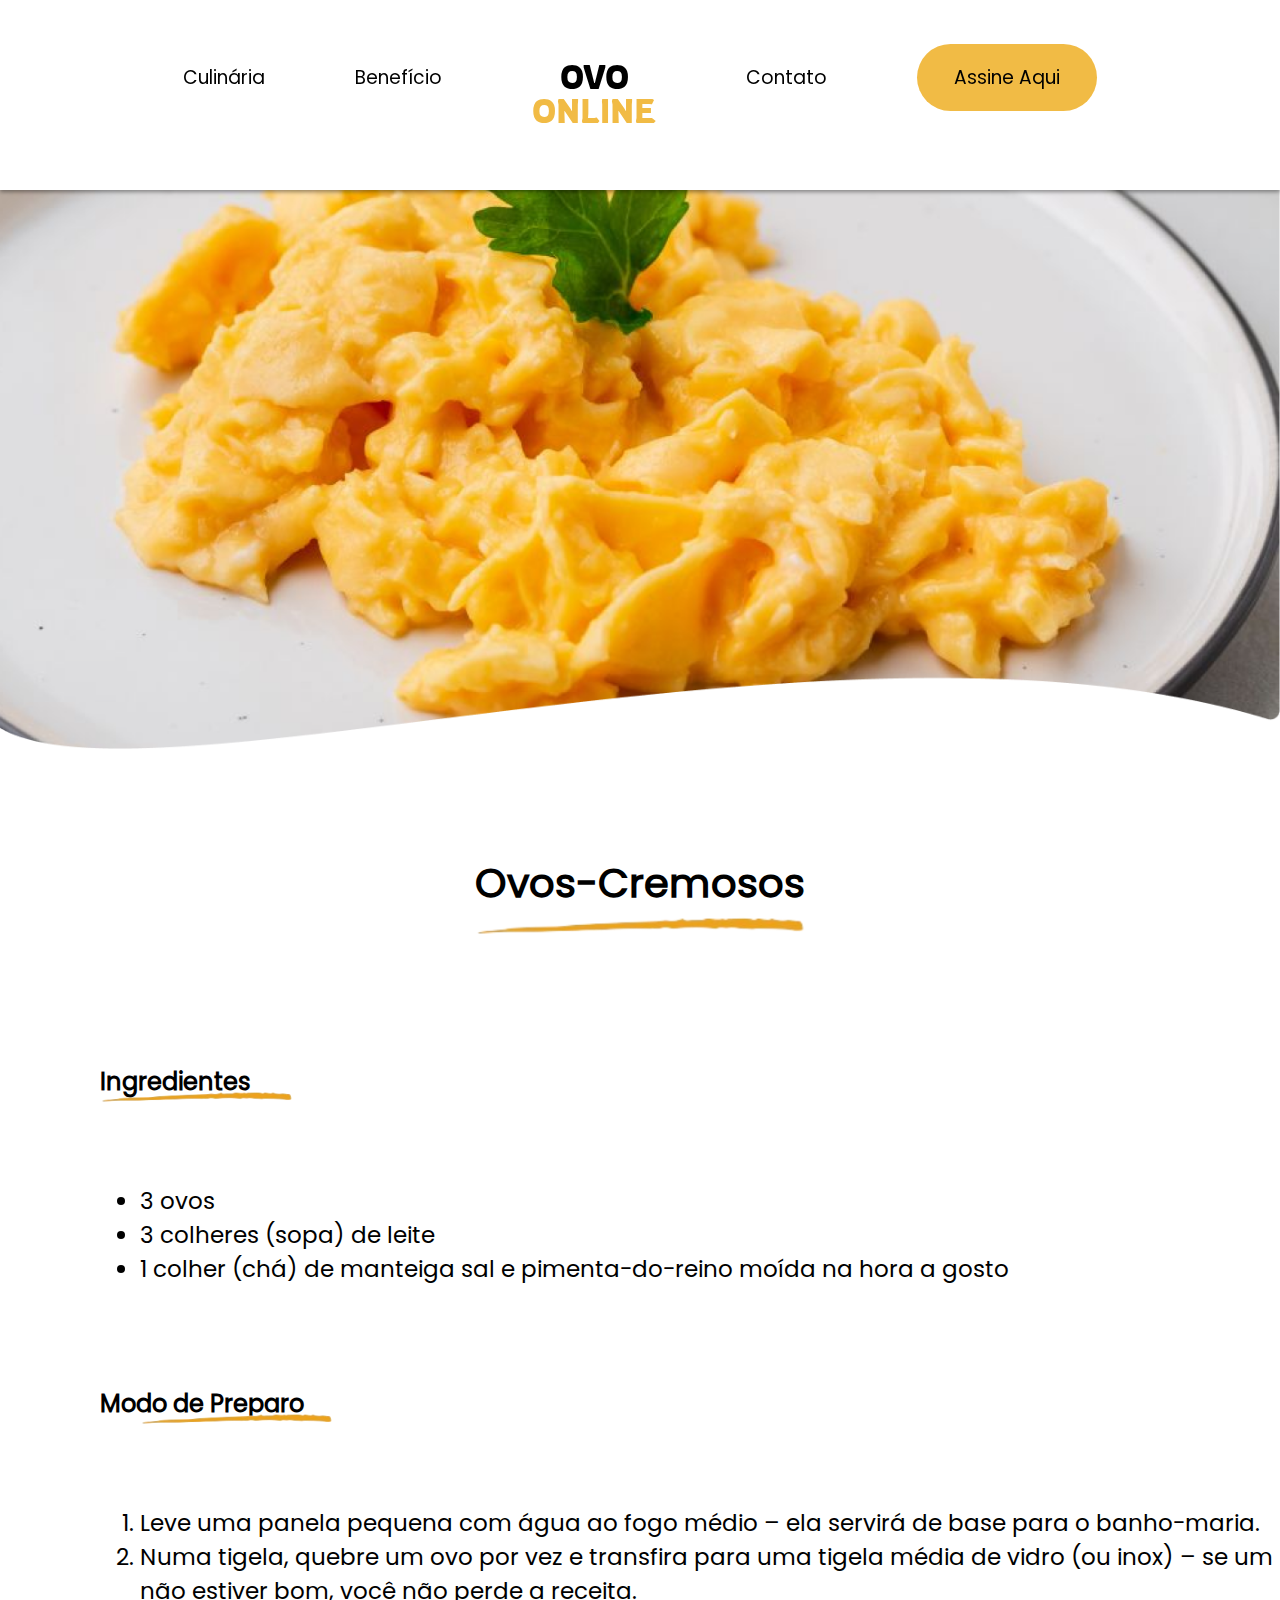
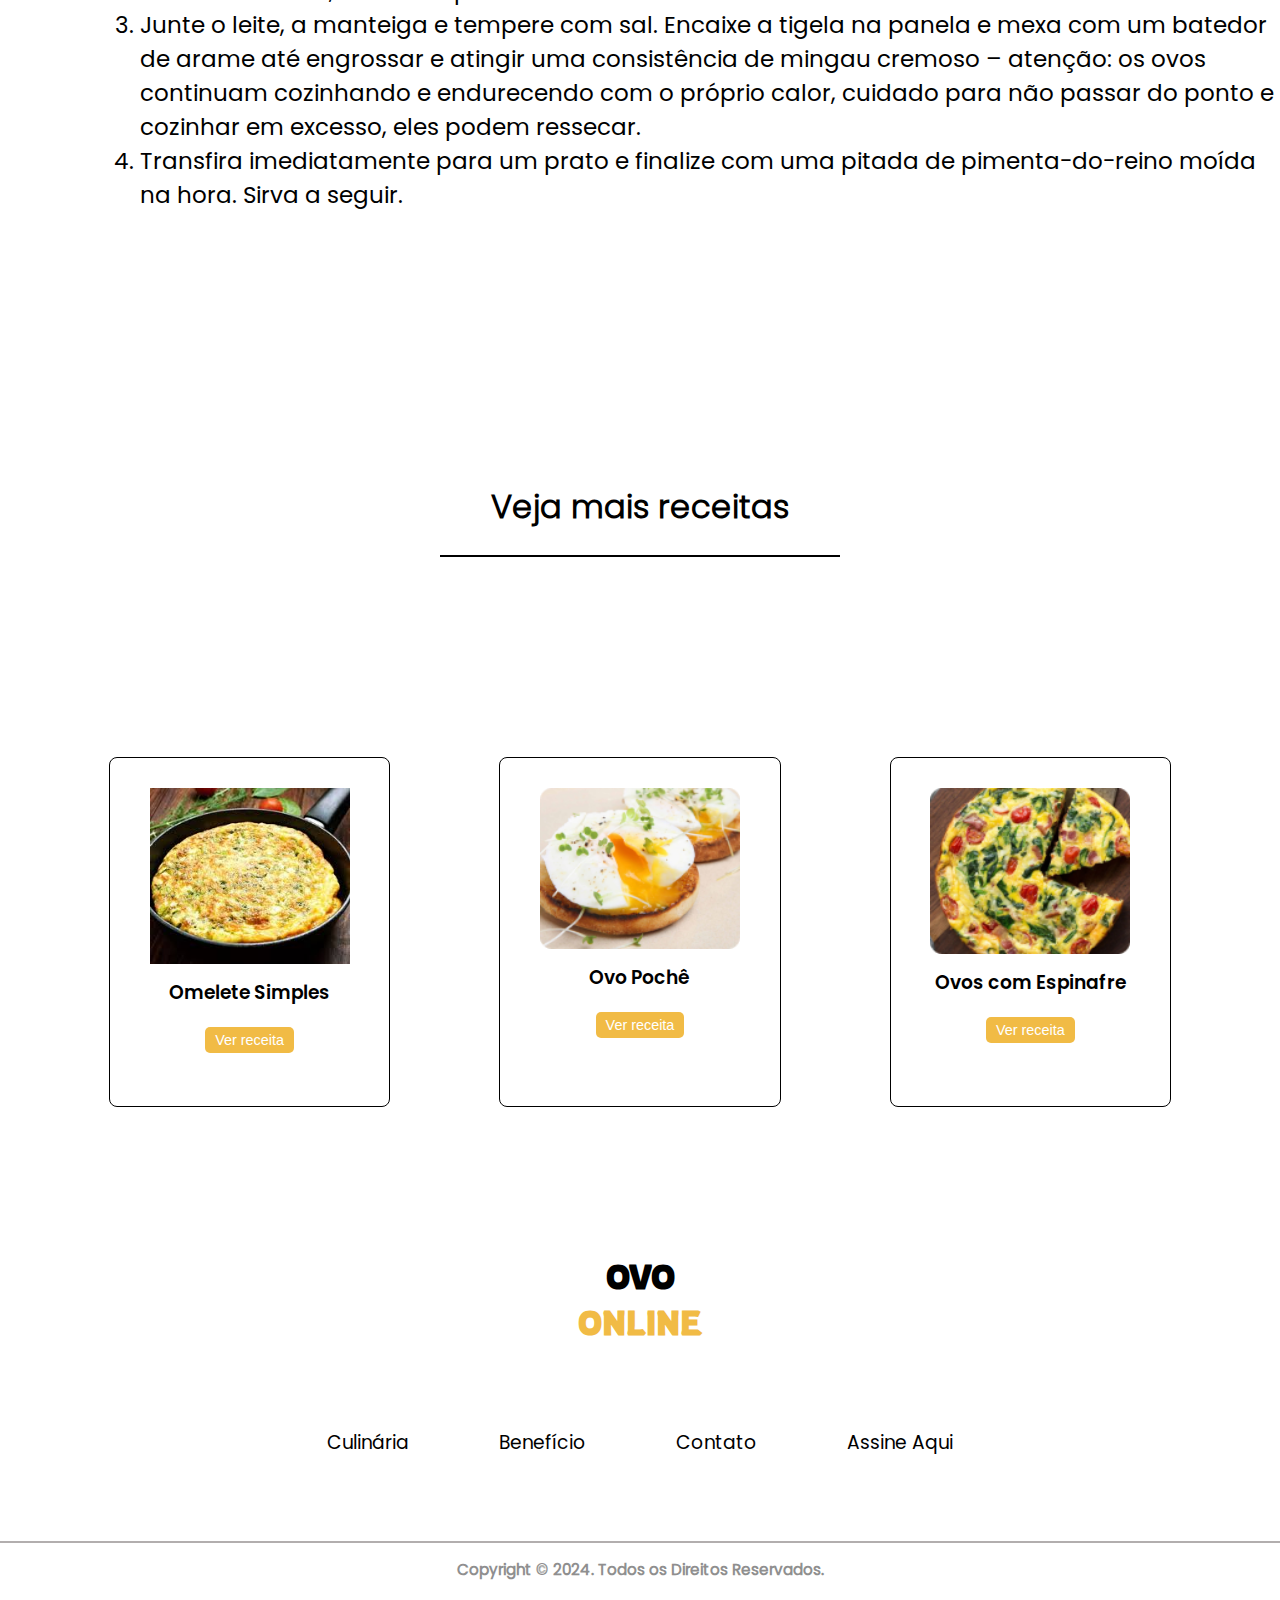
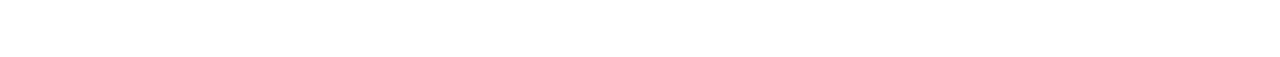
<file: ovos-cremoso.html>
<!DOCTYPE html>
<html lang="pt-br">

<head>
    <meta charset="UTF-8">
    <meta name="viewport" content="width=device-width, initial-scale=1.0">
    <link rel="stylesheet" href="style1.css">
    <link rel="icon" href="assets/logo.png">
    <title>Ovo Online</title>
</head>

<body>
    <header class="cbecalho">
        <div class="container">

            <div id="navegacao">
                <div>
                    <a href="index.html">
                        <h3>Culinária</h3>
                    </a>
                </div>
                <div>
                    <a href="index.html">
                        <h3>Benefício</h3>
                    </a>
                </div>
               
                    <div class="titulo">
                        <a href="index.html">
                        <h1 class="titulo-ovo">OVO </h1>
                        <H1 class="titulo-online">ONLINE</H1>
                    </a>
                    </div>
                <div>
                    <a href="index.html">
                        <h3>Contato</h3>
                    </a>
                </div>
                <div class="assineAqui">
                    <a href="index.html">
                        <h3>Assine Aqui</h3>
                    </a>
                </div>
            </div>
        </div>

    </header>
    <main>
        <div class="imagem-principal">
            <img src="assets/ovo-cremoso.png" alt="">
        </div>
        <div class="ovos-h1">
            <h1>Ovos-Cremosos</h1>
        </div>
        <div class="ovos-cremosos">
            <img src="assets/contato.png" alt="">
        </div>
        <div class="ingredientes">
            <h2>Ingredientes</h2>
        <div class="ingredientes-ovos">
            <img src="assets/ingredientes.png" alt="">
        </div> 
        <div class="lista">
            <ul>
                <li>3 ovos</li>
                <li>3 colheres (sopa) de leite</li>
                <li>1 colher (chá) de manteiga
                    sal e pimenta-do-reino moída na hora a gosto</li>
            </ul>
        </div>
    </div>

    <div class="modo-preparo">
        <h2>Modo de Preparo</h2>
        <div class="modo-de-preparo">
            <img src="assets/ingredientes.png" alt="">
        </div>
        <div class="lista-modo">
            <ol>
                <li>Leve uma panela pequena com água ao fogo médio – ela servirá de base para o banho-maria.</li>
                <li>Numa tigela, quebre um ovo por vez e transfira para uma tigela média de vidro (ou inox) – se um não estiver bom, você não perde a receita.</li>
                <li>Junte o leite, a manteiga e tempere com sal. Encaixe a tigela na panela e mexa com um batedor de arame até engrossar e atingir uma consistência de mingau cremoso – atenção: os ovos continuam cozinhando e endurecendo com o próprio calor, cuidado para não passar do ponto e cozinhar em excesso, eles podem ressecar.</li>
                <li>Transfira imediatamente para um prato e finalize com uma pitada de pimenta-do-reino moída na hora. Sirva a seguir.</li>
            </ol>
        </div>
    </div>
    
    <div id="culinaria">
        <div class="titulo-receita">
            <h1>Veja mais receitas</h1>
        </div>
        <div class="receitas-container">
            <div class="receita" id="teste">
                <img src="assets/omelete.png" alt="">
                <h3>Omelete Simples</h3>
                <a href ="omelete.html">
                <button>Ver receita</button></a>
            </div>
            <div class="receita" id="teste">
                <img src="assets/ovo-poche.png" alt="">
                <h3>Ovo Pochê</h3>
                <a href="ovo-poche.html">
                <button>Ver receita</button></a>
            </div>
            <div class="receita" id="teste">
                <img src="assets/ovo-forno.png" alt="">
                <h3>Ovos com Espinafre</h3>
                <button>Ver receita</button>
            </div>
        </div>
    </div>


</main>

<footer>
    <div class="rodape">
        <div class="titulo-rodape">
            <h1 class="titulo-ovorodape">OVO </h1>
            <H1 class="titulo-onlinerodape">ONLINE</H1>
        </div>
        <div id="navegacao">
            <div>
                <a href="index.html">
                    <h3>Culinária</h3>
                </a>
            </div>
            <div>
                <a href="index.html">
                    <h3>Benefício</h3>
                </a>
            </div>
            <div>
                <a href="index.html">
                    <h3>Contato</h3>
                </a>
            </div>
            <div class="assineAqui-rodape">
                <a href="index.html">
                    <h3>Assine Aqui</h3>
                </a>
            </div>

        </div>
        <div class="linha-total">
            <div class="linha-rodape">
            </div>
            <div class="copy-rodape">
                <h3>Copyright © 2024. Todos os Direitos Reservados.</h3>
            </div>
        </div>
</footer>



    
</body>
</html>
</file>
<file: style.css>
@font-face {
    font-family: poppins;
    src: url(assets/Poppins-Regular.ttf);
}

@font-face {
    font-family: rowdies;
    src: url(assets/Rowdies-Regular.ttf);
}
@font-face {
    font-family: SemiBoldPoppins;
    src: url(assets/Poppins-SemiBold.ttf);
}
@font-face {
    font-family: lightPoppins;
    src: url(assets/Poppins-Light.ttf);
}

body {
   
    flex-direction: column;

    margin: 0;
  
    background-color: #ffffff;
}

header {
    /* deixa o cabeçalho fixo NÃO MEXE LAURA */
    position: fixed;
    top: -5vh;
    width: 100%;
    z-index: 1000;
    padding: 10px 0;
}

.container {
    /* AQUI VAI DEIXAR TUDO DENTRO DO CABEÇALHO NO CENTRO BONITINHO E O TAMANHO DO CABECALHO*/
    text-align: center;
    display: flex;
    height: 25vh;
    /* Certifique-se de que essa altura é suficiente */
    justify-content: center;
    /* Ajuste aqui para garantir centralização */
    align-items: center;
    background-color: #FFF;
    box-shadow: 0 2px 4px rgba(0, 0, 0, 0.396);
}

#navegacao {
    /* AQUI TAMBÉM VAI DEIXAR TUdo BONITINHO NO CABEÇALHO */
    align-items: center;
    text-align: center;
    display: flex;
    justify-content: center;
    /* Adiciona para centralizar o conteúdo */
}


#navegacao h1 {
    /* AQUI VAI MUDAR A FONT E O TAMANHO DELA NO CABEÇALHO SERIA A PARTE LÁ DO OVO  ONLINE*/
    font-family: rowdies;
    font-weight: 300;
}

#navegacao h3 {
    /* AQUI MUDA COR FONTE DO RESTO DO CABEÇALHO */
    font-family: poppins;
    font-weight: 300;
    color: black;
}

.titulo-ovo {
    /* abaxei aqui porque estava bem alto e queria que ficasse perto do online */
    margin-top: 6vh;
}

.assineAqui {
    /* deixei ele com o fundo e as bordas redondas */
    background-color: #F1BB45;
    border-radius: 34px;
    width: 20vh;
}

.titulo-online {
    /* COLOQUEI  PARA MUDAR A COR DO ONLINE DO OVO */
    color: #F1BB45;
    margin-top: -3vh;
}

#navegacao div {
    /* AQUI DA UM ESPAÇOENTRE AS PALAVRA EXEMPLO BENEFÍCIO  CULINÁRIA */
    margin: 5vh;
    cursor: pointer;
}


a {
    /* ISSO TIRA O TRAÇO DEBAIXO DA PALAVRA */
    text-decoration: none;
}


/* aqui acabou a parte do cabeçalho  */

/* começo da imagem! */
.imagem-principal img {
    /* editei a própria imagem para ela ficar 100% de largura na tela ------ */
        width: 100%;

    margin-top: 20vh;

}

.imagem-principal {
    /* aqui também arrumei a div da imagem principal do ovo para ficar 100% na tela */
    width: 100%;
    height: auto;

}
h5{
    font-family: "poppins";
}
/*nosso plano*/

.nosso-plano h1{
  text-align: center;
    margin-top: 30vh;
    font-family: 'Poppins';
    font-weight: 100;

}

.planos{
      font-family: 'Poppins';
      margin-top: 15vh;
}
.planos {
    /* /*a div planos guarda todos os elementos */
    display: flex;
    justify-content: space-around;
    text-align: center;
    align-items: center;
    width: 100%;
    max-width: 1200px; 
    /* Limita a largura máxima da div */
    margin: 0 auto; /* Centraliza a div na página */
    padding: 20px; /* Adiciona um pouco de espaço interno */
    box-sizing: border-box; /* Garante que o padding seja incluído na largura total */
}



/* PARTE DOS BENEFÍCIOS*/

#beneficio{
    max-width: 100%;
    display: flex;
    margin-top: 35vh;
   
}
.beneficio img{
    width: 750px;
    height: 993;
}

.titulo-beneficio{
  text-align: center;
    align-items: center;
    font-family: 'rowdies';
    font-weight: 500;
    font-size: 6vh;
}
.circulo{
    width: 99px;
    height: 95px;
    border-radius: 50%;
    background-color: #F1BB45;
    display: flex;
    justify-content: center;
    font-size: 5vh;
   
}
.circulo p{
    margin-left: 8vh;
    margin-top: 6vh;
    font-family: 'poppins';
}
.beneficio-subtitulo{
    align-items: center; 
    margin-left: 14vh;
    display: flex;
    padding: 7vh;
    
  
}
.beneficio-subtitulo h2{
     font-family: 'SemiBoldPoppins';
     margin-left: 4vh;

}
.texto-beneficio{
font-family: 'lightPoppins';
font-weight: 200;
font-size: 2.75vh;
text-align: center;
margin-top: -8vh;
width: 65vh;
margin-left: 28vh;
}


/* RECEITA*/



.titulo-receita {
    text-align: center;
    margin: 100px auto; 
    border-bottom: 2px solid black;
    padding-bottom: 2px; 
    width: 400px; 
    display: flex;
    flex-direction: column;
    align-items: center; 
    font-family: 'lightPoppins';
} 
.receitas-container {
    display: flex;
    justify-content: space-evenly;
    margin-top: 5px; }

.receita {
    border: 1px solid black; 
    padding: 10px; 
    width: 22%; 
    height: 350px;
    text-align: center; 
    box-sizing: border-box; 
    border-radius: 20px;
}

.receita img {
    width: 200px; 
    height: auto;
    margin-top: 20px;
    border-radius: 2px;
}
.receita h3{
    font-family: 'poppins';
}
.receita button{
    width: 100px;
    height: 30px;
    background-color: #F1BB45;
    border: 0px;
    border-radius: 10px;
}




/*Contato*/

.contato {
    margin-top: 200px;
    background-color: #FBF5F0;
    width: 100%;
    height: 800px; /* Altura ajustada para o contêiner */
    position: relative;
}

.titulo-contato {
    padding-top: 20px;
    text-align: center;
    font-family: 'lightPoppins';
}

.img-contato {
   margin-left: 150px;
    text-align: center;
    margin-top: -50px;
    
}
.linha-contato {
    border-left: 3px solid #ECA21A; 
    height: 300px;
    margin: 0 20px; 
}

.contato-container {
    display: flex;
    justify-content: center;
    align-items: stretch; /* Certifique-se de que os itens tenham a mesma altura */
    padding: 20px;
    box-sizing: border-box;
}


.endereco-contato, .email-contato {
    font-family: 'lightPoppins';
    font-size: 16px;
    text-align: center; 
    margin: 0 20px; 
}

.mapa, .email {
    max-width: 50px; 
    height: auto;
}
.cadastre-contato{
    text-align: center;
    align-items: center;
    color: #ECA21A;
    font-family: 'Poppins';
}

.cadastre-contato {
    margin-bottom: 20px;
}




placeholder{
    font-family: 'Poppins';
 
   
}


input{
    background-color: rgba(219, 176, 138, 0.18); /* Cor de fundo do retângulo */
    width: 400px;
    height: 80px;
    border-radius: 30px;
    border: 2px ; 
    font-size: 20px;

}
.email-form{
    text-align: center;
    justify-content: center;
    align-items: center;
}
.button-email{
    height: 85px;
    width: 100px;
    border-radius: 30px;
    margin-left: -100px;
    border: 2px;
    background-color: #F1BB45;
}



/*Rodapé*/
.rodape{
    height: 400px;
}

.titulo-ovorodape{
    margin-top: 150px;
}
.titulo-ovorodape, .titulo-onlinerodape{
font-family: 'Rowdies';
font-weight: '400';
text-align: center;
justify-content: center;
align-items: center;
}
.titulo-onlinerodape{
   margin-top: -15px;
    color: #F1BB45;
}
.linha-rodape {
    width: 100%;
    height: 2px;
    background-color: #B2AEAE;
    margin-top: 20px;
}
.copy-rodape{
    font-family: 'Poppins';
    font-size: 13px;
    text-align: center;
    align-items: center ;
    color: #8F8F8F;

}




#teste {
    position: relative;
    border-radius: 8px; 
}

#teste:hover {
    top: -10px;
    box-shadow: 0 10px 10px rgba(0, 0, 0, 0.3); /* Mantém a sombra suave */
}
</file>
<file: style1.css>
@font-face {
    font-family: poppins;
    src: url(assets/Poppins-Regular.ttf);
}

@font-face {
    font-family: rowdies;
    src: url(assets/Rowdies-Regular.ttf);
}
@font-face {
    font-family: SemiBoldPoppins;
    src: url(assets/Poppins-SemiBold.ttf);
}
@font-face {
    font-family: lightPoppins;
    src: url(assets/Poppins-Light.ttf);
}

body {
   
    flex-direction: column;

    margin: 0;
  
    background-color: #ffffff;
}

header {
    /* deixa o cabeçalho fixo NÃO MEXE LAURA */
    position: fixed;
    top: -5vh;
    width: 100%;
    z-index: 1000;
    padding: 10px 0;
}

.container {
    /* AQUI VAI DEIXAR TUDO DENTRO DO CABEÇALHO NO CENTRO BONITINHO E O TAMANHO DO CABECALHO*/
    text-align: center;
    display: flex;
    height: 25vh;
    /* Certifique-se de que essa altura é suficiente */
    justify-content: center;
    /* Ajuste aqui para garantir centralização */
    align-items: center;
    background-color: #FFF;
    box-shadow: 0 2px 4px rgba(0, 0, 0, 0.396);
}

#navegacao {
    /* AQUI TAMBÉM VAI DEIXAR TUdo BONITINHO NO CABEÇALHO */
    align-items: center;
    text-align: center;
    display: flex;
    justify-content: center;
    /* Adiciona para centralizar o conteúdo */
}


#navegacao h1 {
    /* AQUI VAI MUDAR A FONT E O TAMANHO DELA NO CABEÇALHO SERIA A PARTE LÁ DO OVO  ONLINE*/
    font-family: rowdies;
    font-weight: 300;
}

#navegacao h3 {
    /* AQUI MUDA COR FONTE DO RESTO DO CABEÇALHO */
    font-family: poppins;
    font-weight: 300;
    color: black;
}

.titulo-ovo {
    /* abaxei aqui porque estava bem alto e queria que ficasse perto do online */
    margin-top: 6vh;
}
.assineAqui {
    /* deixei ele com o fundo e as bordas redondas */
    background-color: #F1BB45;
    border-radius: 34px;
    width: 20vh;
}

.titulo-online {
    /* COLOQUEI  PARA MUDAR A COR DO ONLINE DO OVO */
    color: #F1BB45;
    margin-top: -3vh;
}

#navegacao div {
    /* AQUI DA UM ESPAÇOENTRE AS PALAVRA EXEMPLO BENEFÍCIO  CULINÁRIA */
    margin: 5vh;
    cursor: pointer;
}


a {
    /* ISSO TIRA O TRAÇO DEBAIXO DA PALAVRA */
    text-decoration: none;
}


/* aqui acabou a parte do cabeçalho  */

/* começo da imagem! */
.imagem-principal img {
    /* editei a própria imagem para ela ficar 100% de largura na tela ------ */
        width: 100%;

    margin-top: 20vh;

}

.imagem-principal {
    /* aqui também arrumei a div da imagem principal do ovo para ficar 100% na tela */
    width: 100%;
    height: auto;

}
h5{
    font-family: "poppins";
}

.ovos-h1{
    font-family: 'Poppins';
    font-size: 20px;
    text-align: center;
    justify-content: center;
    margin-top: 100px;
}
.ovos-cremosos{
    text-align: center;
    justify-content: center;
    margin-top: -50px;
}
.ingredientes{
    font-family: 'Poppins';
    margin-left: 100px;
    margin-top: 100px;
}
.ingredientes-ovos{
    margin-left: -140px;
  margin-top: -80px;
}

.lista{
font-family: 'Poppins';
font-size: 23px;

}


.modo-preparo{
    font-family: 'Poppins';
    margin-left: 100px;
    margin-top: 100px;
}

.modo-de-preparo{
    margin-left: -100px;
  margin-top: -80px;
}

.lista-modo{
    font-family: 'Poppins';
    font-size: 23px;
      
}

.titulo a {
    color: inherit; /* Inherit irá herdar a cor do elemento pai */
    text-decoration: none; /* Remove o sublinhado */
  }


  .titulo-receita {
    text-align: center;
    margin: 100px auto; 
    border-bottom: 2px solid black;
    padding-bottom: 2px; 
    margin-top: 250px;
    width: 400px; 
    display: flex;
    flex-direction: column;
    align-items: center; 
    font-family: 'lightPoppins';
} 

  .receitas-container {
    display: flex;
    justify-content: space-evenly;
    margin-top: 200px; }

.receita {
    border: 1px solid black; 
    padding: 10px; 
    width: 22%; 
    height: 350px;
    text-align: center; 
    box-sizing: border-box; 
    border-radius: 20px;
}

.receita img {
    width: 200px; 
    height: auto;
    margin-top: 20px;
}

.receita h3 {
    margin-top: 10px; 
    margin-bottom: 5px; 
    font-family: 'SemiBoldPoppins';
}

.receita button {
    padding: 5px 10px; 
    border: none;
    background-color: #F1BB45;
    color: white;
    cursor: pointer;
    border-radius: 5px;
    font-size: 0.9rem;
    margin-top: 15px; 
}

.receita button:hover {
    background-color: gray; 
}


/*Rodapé*/
.rodape{
    height: 400px;
}

.titulo-ovorodape{
    margin-top: 150px;
}
.titulo-ovorodape, .titulo-onlinerodape{
font-family: 'Rowdies';
font-weight: '400';
text-align: center;
justify-content: center;
align-items: center;
}
.titulo-onlinerodape{
   margin-top: -15px;
    color: #F1BB45;
}
.linha-rodape {
    width: 100%;
    height: 2px;
    background-color: #B2AEAE;
    margin-top: 20px;
}
.copy-rodape{
    font-family: 'Poppins';
    font-size: 13px;
    text-align: center;
    align-items: center ;
    color: #8F8F8F;

}











/*Relevo */

#teste {
    position: relative;
    border-radius: 8px; 
}

#teste:hover {
    top: -10px;
    box-shadow: 0 10px 10px rgba(0, 0, 0, 0.3); /* Mantém a sombra suave */
}
</file>
